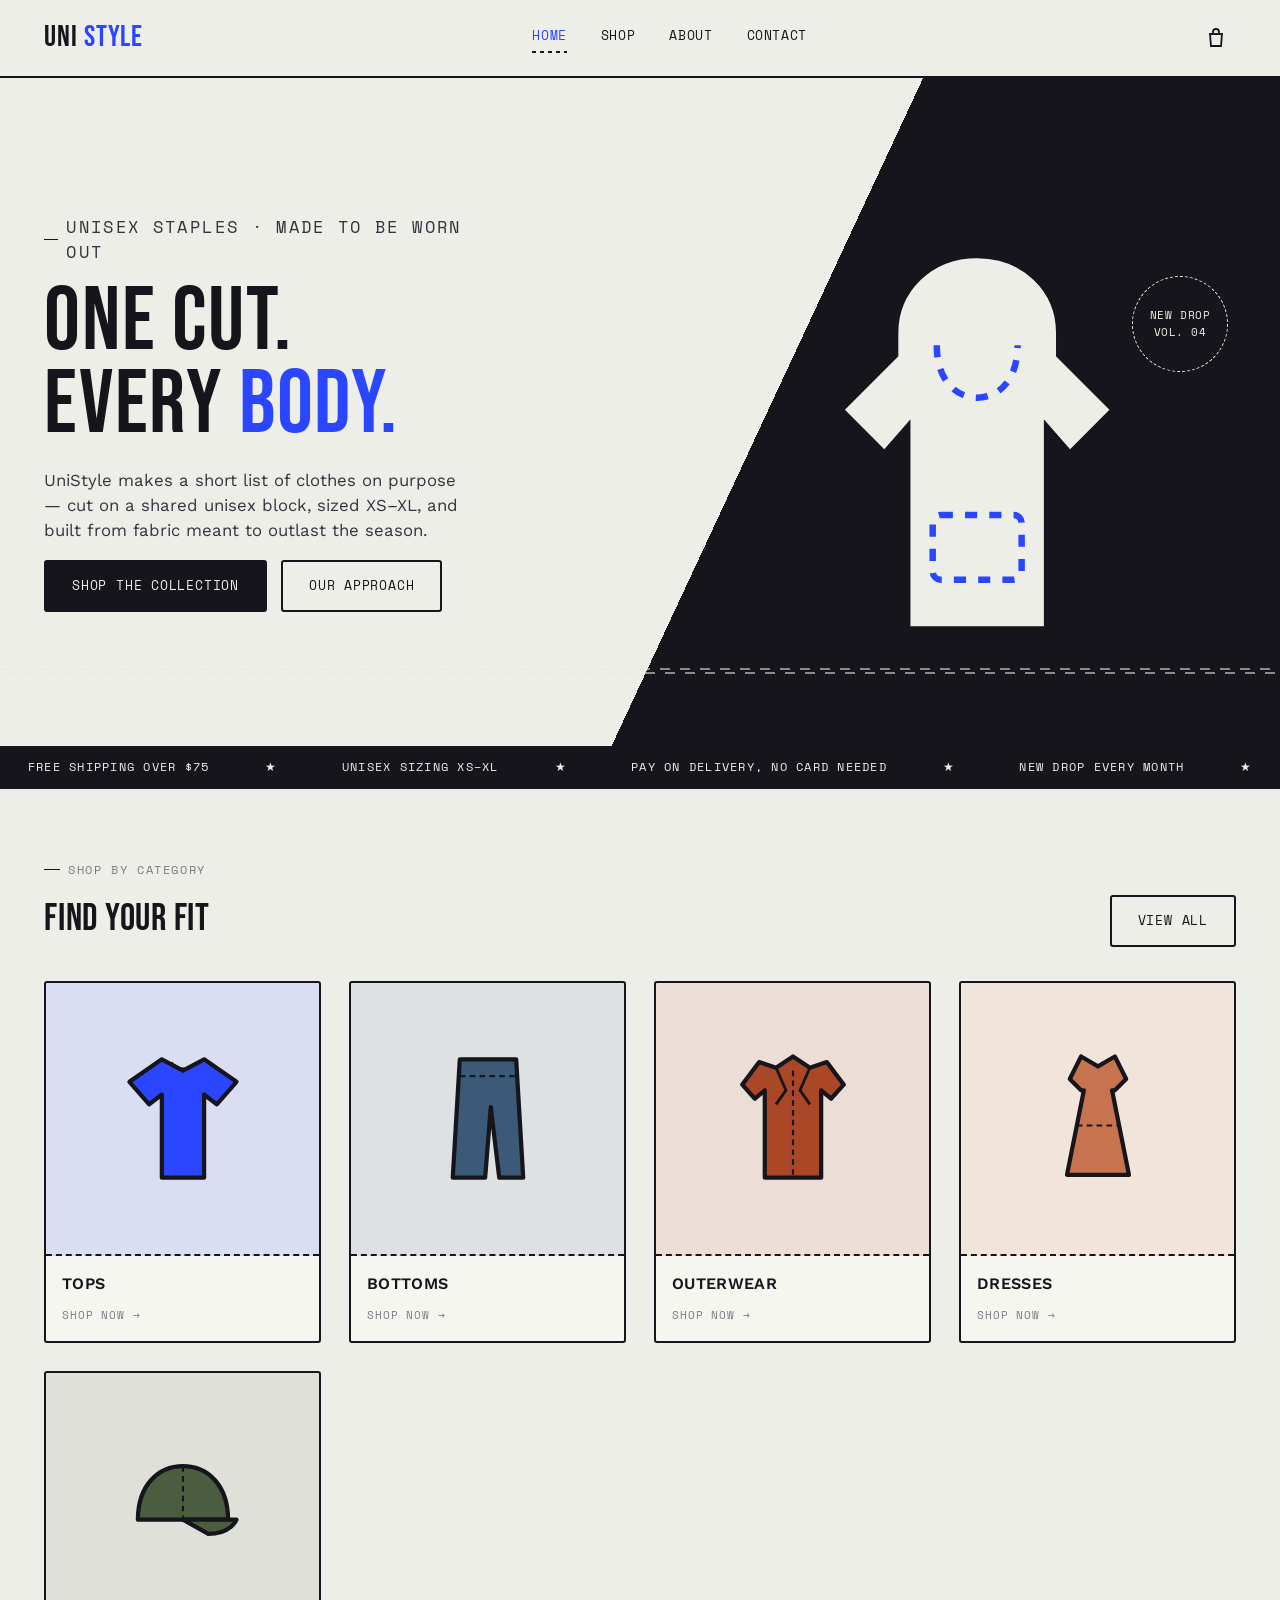
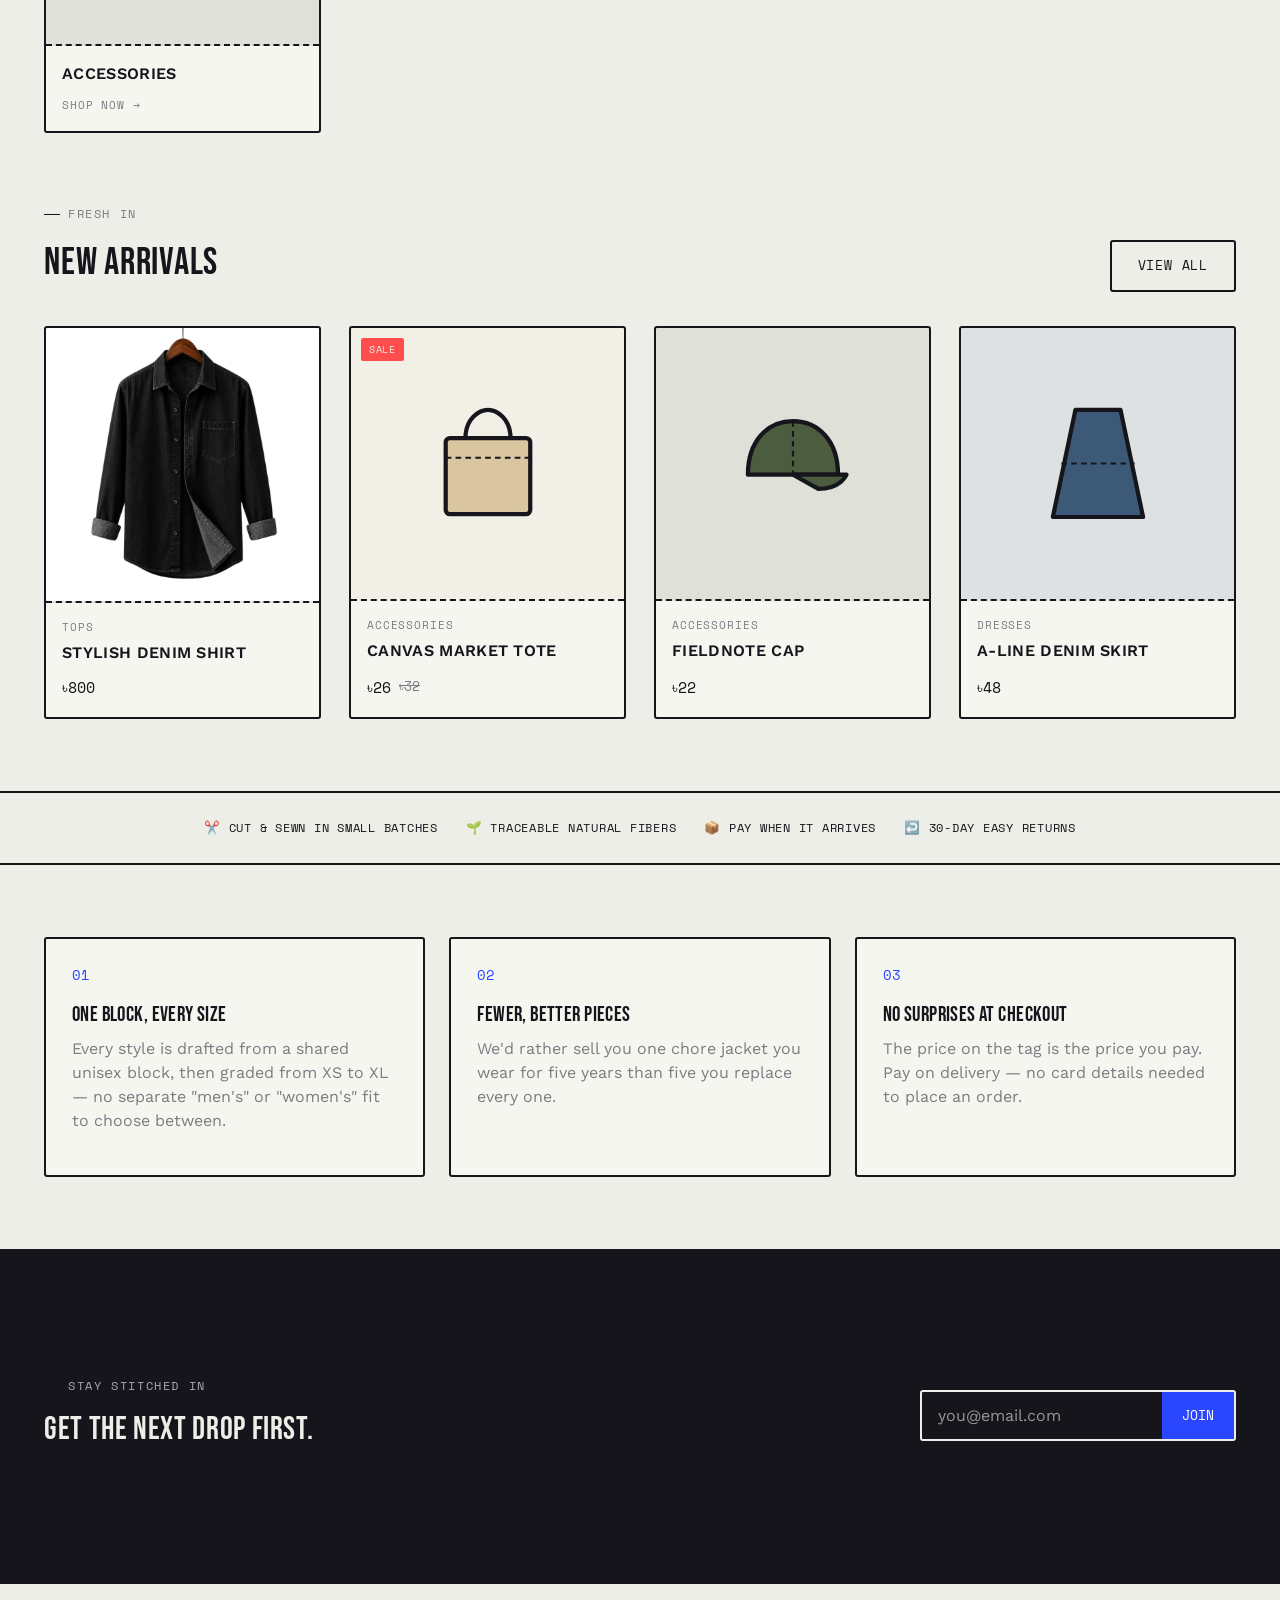
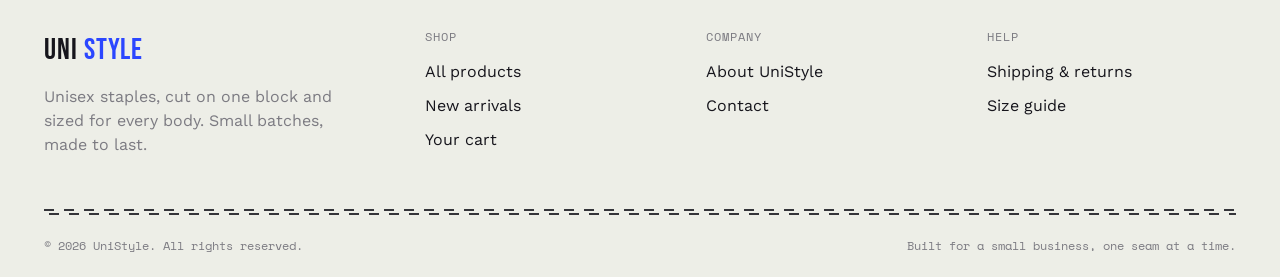
<file: index.html>
<!DOCTYPE html>
<html lang="en">
<head>
<meta charset="UTF-8">
<meta name="viewport" content="width=device-width, initial-scale=1.0">
<title>UniStyle — One Cut. Every Body.</title>
<meta name="description" content="UniStyle is a unisex clothing label built on a handful of well-made staples, sized and cut for every body.">
<link rel="preconnect" href="https://fonts.googleapis.com">
<link href="https://fonts.googleapis.com/css2?family=Bebas+Neue&family=Work+Sans:wght@400;500;600;700&family=Space+Mono:wght@400;700&display=swap" rel="stylesheet">
<link rel="stylesheet" href="css/style.css">
</head>
<body>

<header class="site-header">
  <div class="wrap">
    <a href="index.html" class="logo">UNI<span>STYLE</span></a>
    <nav class="nav-links" id="navLinks">
      <a href="index.html" data-page="index.html">Home</a>
      <a href="shop.html" data-page="shop.html">Shop</a>
      <a href="about.html" data-page="about.html">About</a>
      <a href="contact.html" data-page="contact.html">Contact</a>
    </nav>
    <div class="header-actions">
      <a href="cart.html" class="icon-btn" aria-label="Cart">
        <svg width="24" height="24" viewBox="0 0 24 24" fill="none" stroke="#16151c" stroke-width="1.8"><path d="M6 8h12l-1 12H7L6 8Z"/><path d="M9 8V6a3 3 0 0 1 6 0v2"/></svg>
        <span class="cart-count" data-cart-count>0</span>
      </a>
      <button class="menu-toggle" aria-label="Menu" aria-expanded="false" onclick="document.getElementById('navLinks').classList.toggle('open')">
        <span></span><span></span><span></span>
      </button>
    </div>
  </div>
</header>

<section class="hero">
  <div class="wrap">
    <div class="hero-copy">
      <p class="eyebrow">Unisex staples · Made to be worn out</p>
      <h1>One cut.<br>Every <em>body.</em></h1>
      <p>UniStyle makes a short list of clothes on purpose — cut on a shared unisex block, sized XS–XL, and built from fabric meant to outlast the season.</p>
      <div class="hero-cta">
        <a href="shop.html" class="btn">Shop the collection</a>
        <a href="about.html" class="btn btn--ghost">Our approach</a>
      </div>
    </div>
    <div class="hero-visual">
      <div class="hero-tag">New drop<br>Vol. 04</div>
      <svg viewBox="0 0 100 100" xmlns="http://www.w3.org/2000/svg">
        <path d="M50 5 C39 5 31 13 31 23 L31 29 L18 42 L27 51 L34 43 L34 95 L66 95 L66 43 L73 51 L82 42 L69 29 L69 23 C69 13 61 5 50 5 Z" fill="#edeee7" stroke="#edeee7" stroke-width="1"/>
        <path d="M40 26 C40 35 45 39 50 39 C55 39 60 35 60 26" fill="none" stroke="#2b46ff" stroke-width="1.6" stroke-dasharray="3 3"/>
        <rect x="39" y="68" width="22" height="16" rx="2" fill="none" stroke="#2b46ff" stroke-width="1.6" stroke-dasharray="3 3"/>
      </svg>
    </div>
  </div>
  <div class="stitch stitch--light"></div>
</section>

<div class="marquee">
  <div>
    <span>FREE SHIPPING OVER $75</span><span>★</span>
    <span>UNISEX SIZING XS–XL</span><span>★</span>
    <span>PAY ON DELIVERY, NO CARD NEEDED</span><span>★</span>
    <span>NEW DROP EVERY MONTH</span><span>★</span>
    <span>FREE SHIPPING OVER $75</span><span>★</span>
    <span>UNISEX SIZING XS–XL</span><span>★</span>
    <span>PAY ON DELIVERY, NO CARD NEEDED</span><span>★</span>
    <span>NEW DROP EVERY MONTH</span><span>★</span>
  </div>
</div>

<section>
  <div class="wrap">
    <div class="section-head">
      <div>
        <p class="eyebrow">Shop by category</p>
        <h2>Find your fit</h2>
      </div>
      <a href="shop.html" class="btn btn--ghost">View all</a>
    </div>
    <div class="grid" id="categoryGrid"></div>
  </div>
</section>

<section style="padding-top:0;">
  <div class="wrap">
    <div class="section-head">
      <div>
        <p class="eyebrow">Fresh in</p>
        <h2>New arrivals</h2>
      </div>
      <a href="shop.html" class="btn btn--ghost">View all</a>
    </div>
    <div class="grid" id="newArrivals"></div>
  </div>
</section>

<div class="badge-strip">
  <div>✂️ Cut &amp; sewn in small batches</div>
  <div>🌱 Traceable natural fibers</div>
  <div>📦 Pay when it arrives</div>
  <div>↩️ 30-day easy returns</div>
</div>

<section>
  <div class="wrap value-grid">
    <div class="value-card">
      <p class="num">01</p>
      <h3 style="font-size:1.3rem;">One block, every size</h3>
      <p class="muted">Every style is drafted from a shared unisex block, then graded from XS to XL — no separate "men's" or "women's" fit to choose between.</p>
    </div>
    <div class="value-card">
      <p class="num">02</p>
      <h3 style="font-size:1.3rem;">Fewer, better pieces</h3>
      <p class="muted">We'd rather sell you one chore jacket you wear for five years than five you replace every one.</p>
    </div>
    <div class="value-card">
      <p class="num">03</p>
      <h3 style="font-size:1.3rem;">No surprises at checkout</h3>
      <p class="muted">The price on the tag is the price you pay. Pay on delivery — no card details needed to place an order.</p>
    </div>
  </div>
</section>

<section class="newsletter">
  <div class="wrap">
    <div>
      <p class="eyebrow" style="color:#a9a9b0;">Stay stitched in</p>
      <h2>Get the next drop first.</h2>
    </div>
    <form data-newsletter>
      <input type="email" required placeholder="you@email.com" aria-label="Email address">
      <button type="submit">Join</button>
    </form>
  </div>
</section>

<footer class="site-footer">
  <div class="wrap">
    <div class="footer-grid">
      <div>
        <a href="index.html" class="logo">UNI<span>STYLE</span></a>
        <p class="muted" style="margin-top:12px;max-width:32ch;">Unisex staples, cut on one block and sized for every body. Small batches, made to last.</p>
      </div>
      <div>
        <h4>Shop</h4>
        <ul>
          <li><a href="shop.html">All products</a></li>
          <li><a href="shop.html">New arrivals</a></li>
          <li><a href="cart.html">Your cart</a></li>
        </ul>
      </div>
      <div>
        <h4>Company</h4>
        <ul>
          <li><a href="about.html">About UniStyle</a></li>
          <li><a href="contact.html">Contact</a></li>
        </ul>
      </div>
      <div>
        <h4>Help</h4>
        <ul>
          <li><a href="contact.html">Shipping &amp; returns</a></li>
          <li><a href="contact.html">Size guide</a></li>
        </ul>
      </div>
    </div>
    <div class="stitch"></div>
    <div class="footer-bottom">
      <span>© <span data-year></span> UniStyle. All rights reserved.</span>
      <span>Built for a small business, one seam at a time.</span>
    </div>
  </div>
</footer>

<script src="js/products.js"></script>
<script src="js/cart.js"></script>
<script src="js/main.js"></script>
<script>
  function productCard(p){
    const onSale = p.oldPrice ? `<span class="tag-badge tag-badge--sale">Sale</span>` : "";
    const priceHtml = p.oldPrice
      ? `${formatPrice(p.price)} <span class="old">${formatPrice(p.oldPrice)}</span>`
      : formatPrice(p.price);
    return `
      <div class="card">
        <a href="product.html?id=${p.id}" class="card-media" style="background:${p.swatch}22;">
          ${onSale}
          ${ getGarmentSVG(p.icon, p.swatch, p.image)}
        </a>
        <div class="card-body">
          <span class="card-cat">${p.category}</span>
          <a href="product.html?id=${p.id}"><h3 class="card-name">${p.name}</h3></a>
          <div class="card-price">${priceHtml}</div>
        </div>
      </div>`;
  }

  // category tiles: one representative product per category
  const catEl = document.getElementById("categoryGrid");
  const cats = getCategories();
  catEl.innerHTML = cats.map(c => {
    const rep = PRODUCTS.find(p => p.category === c);
    return `
      <a href="shop.html?category=${encodeURIComponent(c)}" class="card" style="text-decoration:none;">
        <div class="card-media" style="background:${rep.swatch}22;">${getGarmentSVG(rep.icon, rep.swatch)}</div>
        <div class="card-body"><h3 class="card-name">${c}</h3><span class="card-cat">Shop now →</span></div>
      </a>`;
  }).join("");

  document.getElementById("newArrivals").innerHTML =
    PRODUCTS.slice(-4).reverse().map(productCard).join("");
</script>
</body>
</html>
</file>
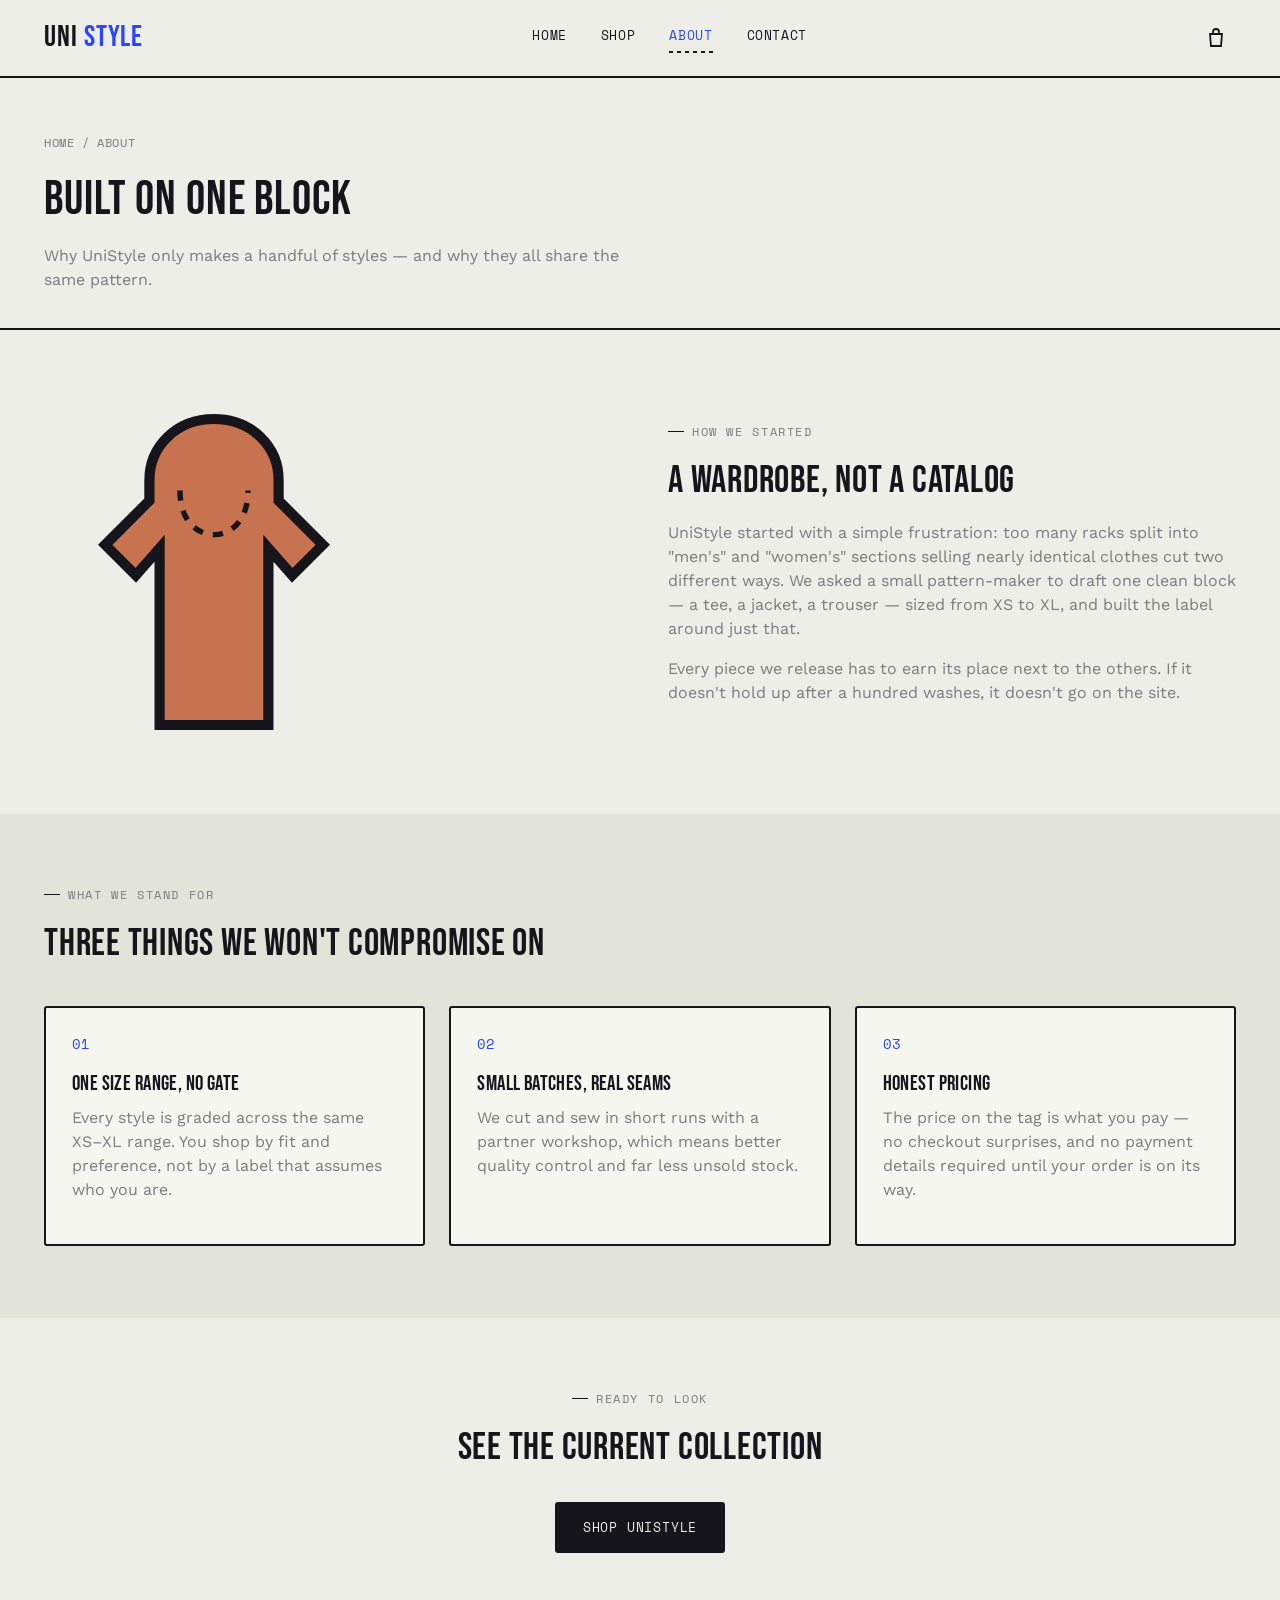
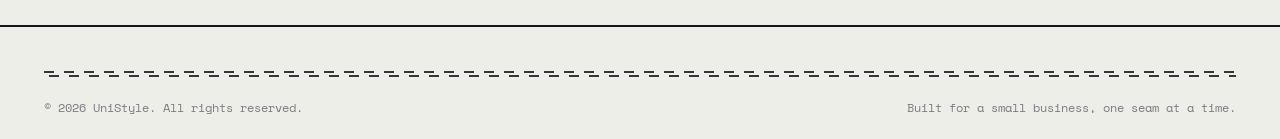
<file: about.html>
<!DOCTYPE html>
<html lang="en">
<head>
<meta charset="UTF-8">
<meta name="viewport" content="width=device-width, initial-scale=1.0">
<title>About — UniStyle</title>
<link rel="preconnect" href="https://fonts.googleapis.com">
<link href="https://fonts.googleapis.com/css2?family=Bebas+Neue&family=Work+Sans:wght@400;500;600;700&family=Space+Mono:wght@400;700&display=swap" rel="stylesheet">
<link rel="stylesheet" href="css/style.css">
</head>
<body>

<header class="site-header">
  <div class="wrap">
    <a href="index.html" class="logo">UNI<span>STYLE</span></a>
    <nav class="nav-links" id="navLinks">
      <a href="index.html" data-page="index.html">Home</a>
      <a href="shop.html" data-page="shop.html">Shop</a>
      <a href="about.html" data-page="about.html">About</a>
      <a href="contact.html" data-page="contact.html">Contact</a>
    </nav>
    <div class="header-actions">
      <a href="cart.html" class="icon-btn" aria-label="Cart">
        <svg width="24" height="24" viewBox="0 0 24 24" fill="none" stroke="#16151c" stroke-width="1.8"><path d="M6 8h12l-1 12H7L6 8Z"/><path d="M9 8V6a3 3 0 0 1 6 0v2"/></svg>
        <span class="cart-count" data-cart-count>0</span>
      </a>
      <button class="menu-toggle" aria-label="Menu" aria-expanded="false" onclick="document.getElementById('navLinks').classList.toggle('open')">
        <span></span><span></span><span></span>
      </button>
    </div>
  </div>
</header>

<div class="page-head">
  <div class="wrap">
    <p class="breadcrumb"><a href="index.html">Home</a> / About</p>
    <h1>Built on one block</h1>
    <p class="muted" style="max-width:60ch;">Why UniStyle only makes a handful of styles — and why they all share the same pattern.</p>
  </div>
</div>

<section>
  <div class="wrap split">
    <div>
      <svg viewBox="0 0 100 100" xmlns="http://www.w3.org/2000/svg" style="width:100%;max-width:340px;">
        <path d="M50 5 C39 5 31 13 31 23 L31 29 L18 42 L27 51 L34 43 L34 95 L66 95 L66 43 L73 51 L82 42 L69 29 L69 23 C69 13 61 5 50 5 Z" fill="#c8734f" stroke="#16151c" stroke-width="3"/>
        <path d="M40 26 C40 35 45 39 50 39 C55 39 60 35 60 26" fill="none" stroke="#16151c" stroke-width="1.6" stroke-dasharray="3 3"/>
      </svg>
    </div>
    <div>
      <p class="eyebrow">How we started</p>
      <h2 style="font-size:2.4rem;">A wardrobe, not a catalog</h2>
      <p class="muted">UniStyle started with a simple frustration: too many racks split into "men's" and "women's" sections selling nearly identical clothes cut two different ways. We asked a small pattern-maker to draft one clean block — a tee, a jacket, a trouser — sized from XS to XL, and built the label around just that.</p>
      <p class="muted">Every piece we release has to earn its place next to the others. If it doesn't hold up after a hundred washes, it doesn't go on the site.</p>
    </div>
  </div>
</section>

<section style="background:var(--paper-dim);">
  <div class="wrap">
    <div class="section-head">
      <div><p class="eyebrow">What we stand for</p><h2>Three things we won't compromise on</h2></div>
    </div>
    <div class="value-grid">
      <div class="value-card">
        <p class="num">01</p>
        <h3 style="font-size:1.3rem;">One size range, no gate</h3>
        <p class="muted">Every style is graded across the same XS–XL range. You shop by fit and preference, not by a label that assumes who you are.</p>
      </div>
      <div class="value-card">
        <p class="num">02</p>
        <h3 style="font-size:1.3rem;">Small batches, real seams</h3>
        <p class="muted">We cut and sew in short runs with a partner workshop, which means better quality control and far less unsold stock.</p>
      </div>
      <div class="value-card">
        <p class="num">03</p>
        <h3 style="font-size:1.3rem;">Honest pricing</h3>
        <p class="muted">The price on the tag is what you pay — no checkout surprises, and no payment details required until your order is on its way.</p>
      </div>
    </div>
  </div>
</section>

<section class="center">
  <div class="wrap">
    <p class="eyebrow" style="justify-content:center;">Ready to look</p>
    <h2 style="font-size:2.4rem;">See the current collection</h2>
    <a href="shop.html" class="btn" style="margin-top:14px;">Shop UniStyle</a>
  </div>
</section>

<footer class="site-footer">
  <div class="wrap">
    <div class="stitch"></div>
    <div class="footer-bottom">
      <span>© <span data-year></span> UniStyle. All rights reserved.</span>
      <span>Built for a small business, one seam at a time.</span>
    </div>
  </div>
</footer>

<script src="js/products.js"></script>
<script src="js/cart.js"></script>
<script src="js/main.js"></script>
</body>
</html>
</file>
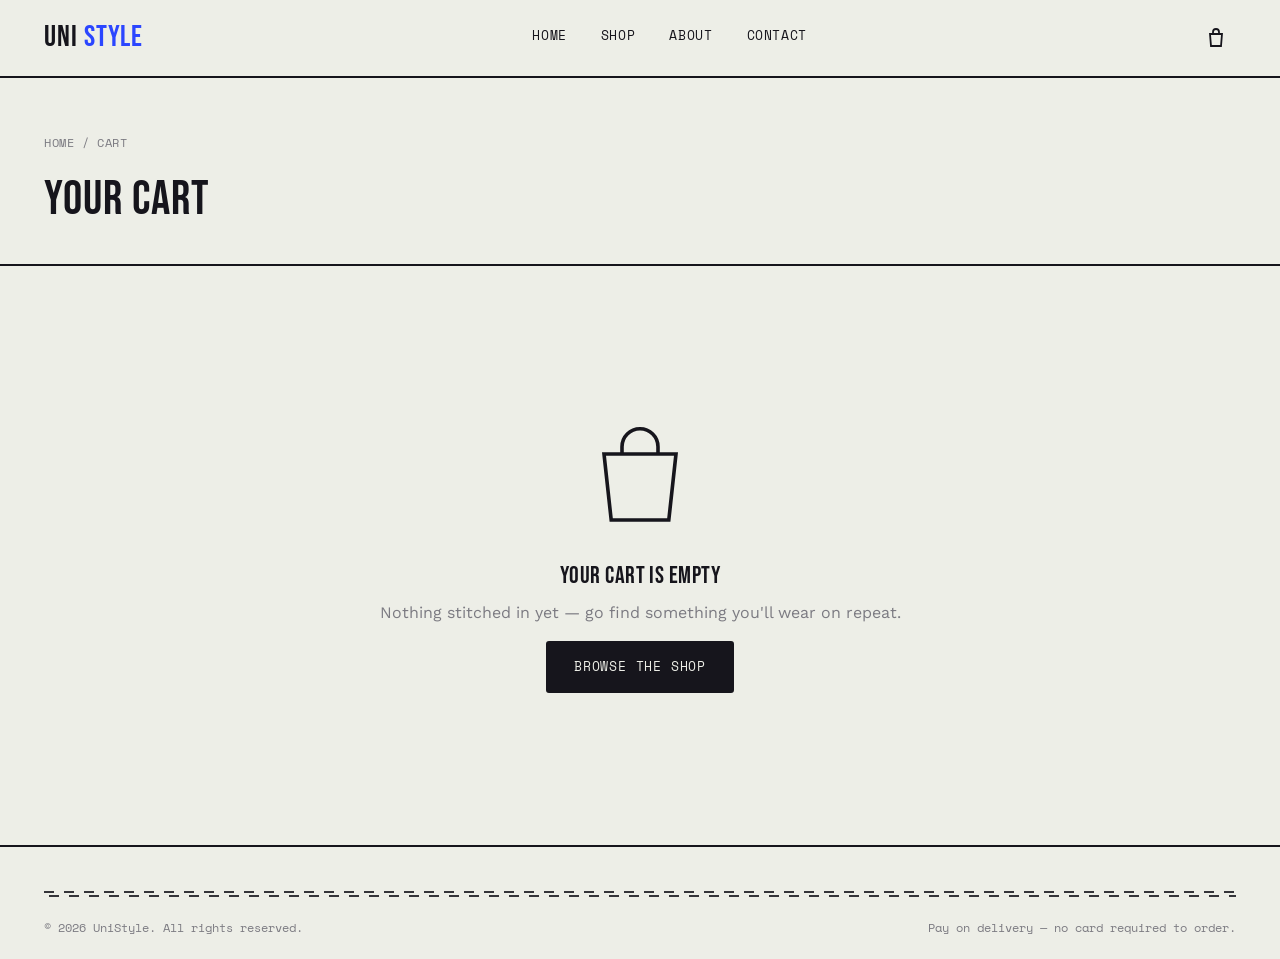
<file: cart.html>
<!DOCTYPE html>
<html lang="en">
<head>
<meta charset="UTF-8">
<meta name="viewport" content="width=device-width, initial-scale=1.0">
<title>Your Cart — UniStyle</title>
<link rel="preconnect" href="https://fonts.googleapis.com">
<link href="https://fonts.googleapis.com/css2?family=Bebas+Neue&family=Work+Sans:wght@400;500;600;700&family=Space+Mono:wght@400;700&display=swap" rel="stylesheet">
<link rel="stylesheet" href="css/style.css">
</head>
<body>

<header class="site-header">
  <div class="wrap">
    <a href="index.html" class="logo">UNI<span>STYLE</span></a>
    <nav class="nav-links" id="navLinks">
      <a href="index.html" data-page="index.html">Home</a>
      <a href="shop.html" data-page="shop.html">Shop</a>
      <a href="about.html" data-page="about.html">About</a>
      <a href="contact.html" data-page="contact.html">Contact</a>
    </nav>
    <div class="header-actions">
      <a href="cart.html" class="icon-btn" aria-label="Cart">
        <svg width="24" height="24" viewBox="0 0 24 24" fill="none" stroke="#16151c" stroke-width="1.8"><path d="M6 8h12l-1 12H7L6 8Z"/><path d="M9 8V6a3 3 0 0 1 6 0v2"/></svg>
        <span class="cart-count" data-cart-count>0</span>
      </a>
      <button class="menu-toggle" aria-label="Menu" aria-expanded="false" onclick="document.getElementById('navLinks').classList.toggle('open')">
        <span></span><span></span><span></span>
      </button>
    </div>
  </div>
</header>

<div class="page-head">
  <div class="wrap">
    <p class="breadcrumb"><a href="index.html">Home</a> / Cart</p>
    <h1>Your cart</h1>
  </div>
</div>

<section>
  <div class="wrap" id="cartWrap"></div>
</section>

<footer class="site-footer">
  <div class="wrap">
    <div class="stitch"></div>
    <div class="footer-bottom">
      <span>© <span data-year></span> UniStyle. All rights reserved.</span>
      <span>Pay on delivery — no card required to order.</span>
    </div>
  </div>
</footer>

<script src="js/products.js"></script>
<script src="js/cart.js"></script>
<script src="js/main.js"></script>
<script>
  function render(){
    const lines = getCartLines();
    const wrap = document.getElementById("cartWrap");

    if(!lines.length){
      wrap.innerHTML = `
        <div class="empty-state">
          <svg viewBox="0 0 100 100" xmlns="http://www.w3.org/2000/svg"><path d="M20 30h60l-6 55H26L20 30Z" fill="none" stroke="#16151c" stroke-width="3"/><path d="M35 30v-6a15 15 0 0 1 30 0v6" fill="none" stroke="#16151c" stroke-width="3"/></svg>
          <h2>Your cart is empty</h2>
          <p class="muted">Nothing stitched in yet — go find something you'll wear on repeat.</p>
          <a href="shop.html" class="btn">Browse the shop</a>
        </div>`;
      return;
    }

    const totals = getCartTotals();

    wrap.innerHTML = `
      <div class="cart-layout">
        <div>
          <div id="cartItems"></div>
          <a href="shop.html" class="btn btn--ghost" style="margin-top:24px;">← Continue shopping</a>
        </div>
        <div class="summary-box">
          <h3 style="font-size:1.4rem;">Order summary</h3>
          <div class="summary-row"><span>Subtotal</span><span>${formatPrice(totals.subtotal)}</span></div>
          <div class="summary-row"><span>Shipping</span><span>${formatPrice(totals.shipping)}</span></div>
          <div class="summary-row total"><span>Total</span><span>${formatPrice(totals.total)}</span></div>
          <a href="checkout.html" class="btn btn--block" style="margin-top:18px;">Checkout</a>
          <p class="muted" style="font-size:.8rem;margin-top:14px;">Pay on delivery — no payment details needed to place your order.</p>
        </div>
      </div>`;

    document.getElementById("cartItems").innerHTML = lines.map(line => `
      <div class="cart-item">
        <div class="cart-item-media" style="background:${line.product.swatch}22;">${getGarmentSVG(line.product.icon, line.product.swatch, line.product.image)}</div>
        <div>
          <a href="product.html?id=${line.product.id}" class="cart-item-name">${line.product.name}</a>
          <div class="cart-item-meta">Size ${line.size} · ${formatPrice(line.product.price)} each</div>
          <button class="remove-link" data-remove="${line.index}">Remove</button>
        </div>
        <div class="qty-row">
          <button type="button" data-qty-minus="${line.index}" aria-label="Decrease quantity">−</button>
          <input type="text" value="${line.qty}" readonly aria-label="Quantity">
          <button type="button" data-qty-plus="${line.index}" aria-label="Increase quantity">+</button>
        </div>
        <div class="cart-item-price">${formatPrice(line.product.price * line.qty)}</div>
      </div>`).join("");

    document.querySelectorAll("[data-remove]").forEach(btn => {
      btn.addEventListener("click", () => { removeFromCart(Number(btn.dataset.remove)); render(); });
    });
    document.querySelectorAll("[data-qty-minus]").forEach(btn => {
      btn.addEventListener("click", () => {
        const i = Number(btn.dataset.qtyMinus);
        const cart = getCart();
        if(cart[i].qty <= 1){ removeFromCart(i); } else { updateCartQty(i, cart[i].qty - 1); }
        render();
      });
    });
    document.querySelectorAll("[data-qty-plus]").forEach(btn => {
      btn.addEventListener("click", () => {
        const i = Number(btn.dataset.qtyPlus);
        const cart = getCart();
        updateCartQty(i, cart[i].qty + 1);
        render();
      });
    });
  }

  render();
</script>
</body>
</html>
</file>
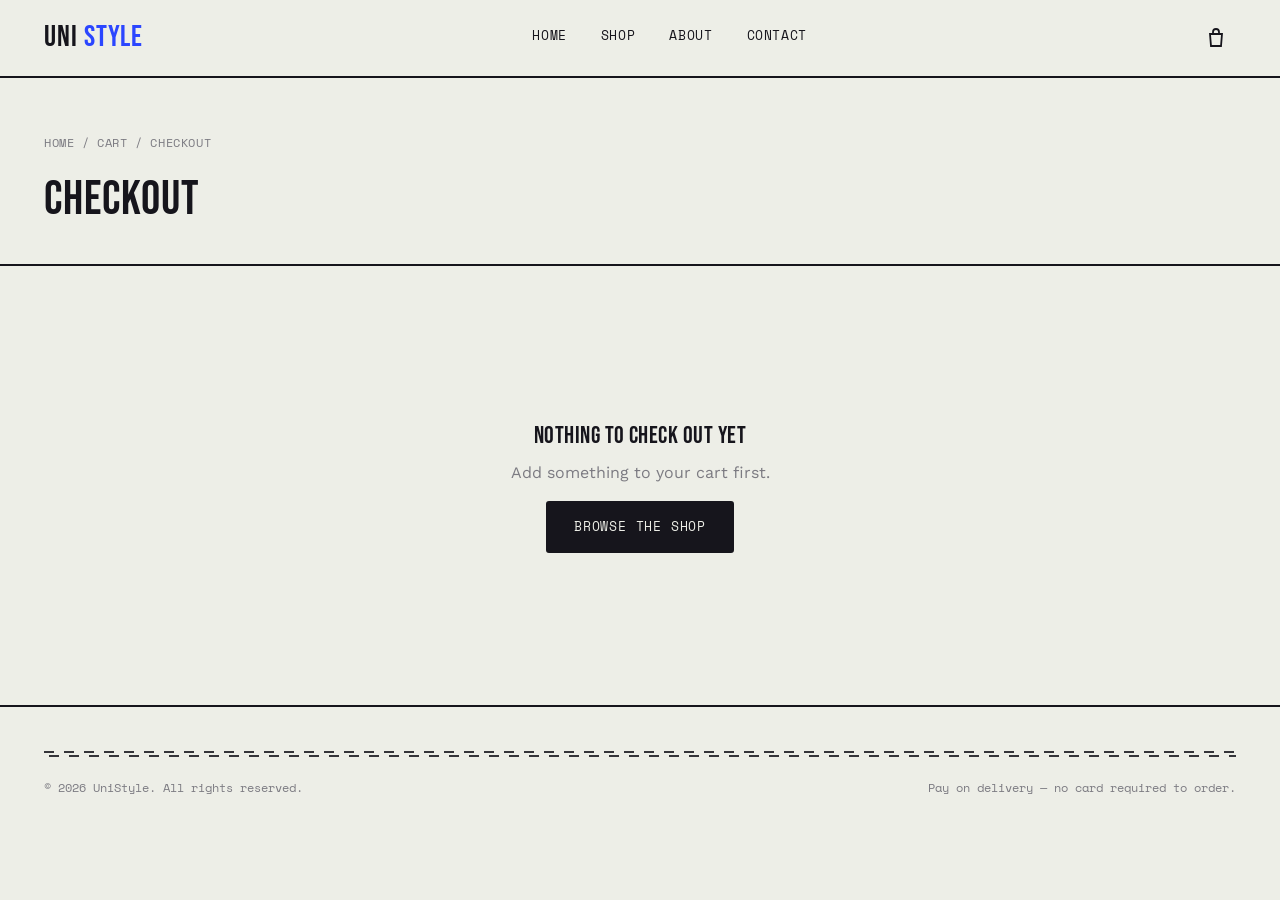
<file: checkout.html>
<!DOCTYPE html>
<html lang="en">
<head>
<meta charset="UTF-8">
<meta name="viewport" content="width=device-width, initial-scale=1.0">
<title>Checkout — UniStyle</title>
<link rel="preconnect" href="https://fonts.googleapis.com">
<link href="https://fonts.googleapis.com/css2?family=Bebas+Neue&family=Work+Sans:wght@400;500;600;700&family=Space+Mono:wght@400;700&display=swap" rel="stylesheet">
<link rel="stylesheet" href="css/style.css">
</head>
<body>

<header class="site-header">
  <div class="wrap">
    <a href="index.html" class="logo">UNI<span>STYLE</span></a>
    <nav class="nav-links" id="navLinks">
      <a href="index.html" data-page="index.html">Home</a>
      <a href="shop.html" data-page="shop.html">Shop</a>
      <a href="about.html" data-page="about.html">About</a>
      <a href="contact.html" data-page="contact.html">Contact</a>
    </nav>
    <div class="header-actions">
      <a href="cart.html" class="icon-btn" aria-label="Cart">
        <svg width="24" height="24" viewBox="0 0 24 24" fill="none" stroke="#16151c" stroke-width="1.8"><path d="M6 8h12l-1 12H7L6 8Z"/><path d="M9 8V6a3 3 0 0 1 6 0v2"/></svg>
        <span class="cart-count" data-cart-count>0</span>
      </a>
      <button class="menu-toggle" aria-label="Menu" aria-expanded="false" onclick="document.getElementById('navLinks').classList.toggle('open')">
        <span></span><span></span><span></span>
      </button>
    </div>
  </div>
</header>

<div class="page-head">
  <div class="wrap">
    <p class="breadcrumb"><a href="index.html">Home</a> / <a href="cart.html">Cart</a> / Checkout</p>
    <h1>Checkout</h1>
  </div>
</div>

<section>
  <div class="wrap" id="checkoutWrap"></div>
</section>

<footer class="site-footer">
  <div class="wrap">
    <div class="stitch"></div>
    <div class="footer-bottom">
      <span>© <span data-year></span> UniStyle. All rights reserved.</span>
      <span>Pay on delivery — no card required to order.</span>
    </div>
  </div>
</footer>

<script src="js/products.js"></script>
<script src="js/cart.js"></script>
<script src="js/main.js"></script>
<script>
  const wrap = document.getElementById("checkoutWrap");

  function renderForm(){
    const lines = getCartLines();
    if(!lines.length){
      wrap.innerHTML = `
        <div class="empty-state">
          <h2>Nothing to check out yet</h2>
          <p class="muted">Add something to your cart first.</p>
          <a href="shop.html" class="btn">Browse the shop</a>
        </div>`;
      return;
    }
    const totals = getCartTotals();

    wrap.innerHTML = `
      <div class="checkout-layout">
        <form id="checkoutForm">
          <h2 style="font-size:1.6rem;">Shipping details</h2>
          <div class="form-grid">
            <div class="field"><label for="fullName">Full name</label><input id="fullName" required autocomplete="name"></div>
            <div class="field"><label for="email">Email</label><input id="email" type="email" required autocomplete="email"></div>
            <div class="field"><label for="phone">Phone</label><input id="phone" type="tel" required autocomplete="tel"></div>
            <div class="field"><label for="zip">ZIP / Postal code</label><input id="zip" required autocomplete="postal-code"></div>
            <div class="field full"><label for="address">Street address</label><input id="address" required autocomplete="street-address"></div>
            <div class="field"><label for="city">City</label><input id="city" required autocomplete="address-level2"></div>
            <div class="field"><label for="country">Country</label><input id="country" required autocomplete="country-name"></div>
            <div class="field full"><label for="notes">Order notes (optional)</label><textarea id="notes" rows="3"></textarea></div>
          </div>

          <h2 style="font-size:1.3rem;margin-top:30px;">Payment</h2>
          <div class="field" style="border:1.5px dashed var(--ink);border-radius:var(--radius);padding:16px;">
            <label style="text-transform:none;font-size:.9rem;color:var(--ink);">
              <input type="checkbox" checked disabled style="width:auto;margin-right:8px;">
              Cash / Pay on delivery — no card details needed today
            </label>
          </div>

          <button type="submit" class="btn btn--block" style="margin-top:24px;">Place order — ${formatPrice(totals.total)}</button>
        </form>

        <div class="summary-box">
          <h3 style="font-size:1.3rem;">Order summary</h3>
          ${lines.map(l => `
            <div class="summary-row"><span>${l.product.name} (${l.size}) × ${l.qty}</span><span>${formatPrice(l.product.price * l.qty)}</span></div>
          `).join("")}
          <div class="summary-row" style="border-top:1.5px dashed var(--ink);padding-top:12px;margin-top:6px;"><span>Subtotal</span><span>${formatPrice(totals.subtotal)}</span></div>
          <div class="summary-row"><span>Shipping</span><span>${formatPrice(totals.shipping)}</span></div>
          <div class="summary-row total"><span>Total</span><span>${formatPrice(totals.total)}</span></div>
        </div>
      </div>`;

    document.getElementById("checkoutForm").addEventListener("submit", e => {
      e.preventDefault();
      const customer = {
        name: document.getElementById("fullName").value,
        email: document.getElementById("email").value,
        phone: document.getElementById("phone").value,
        address: document.getElementById("address").value,
        city: document.getElementById("city").value,
        zip: document.getElementById("zip").value,
        country: document.getElementById("country").value,
        notes: document.getElementById("notes").value
      };
      const order = placeOrder(customer);
      renderConfirmation(order);
    });
  }

  function renderConfirmation(order){
    wrap.innerHTML = `
      <div class="confirm-box">
        <svg viewBox="0 0 100 100" xmlns="http://www.w3.org/2000/svg"><circle cx="50" cy="50" r="42" fill="none" stroke="#1f9d55" stroke-width="4"/><path d="M32 52 L44 64 L70 36" fill="none" stroke="#1f9d55" stroke-width="5" stroke-linecap="round" stroke-linejoin="round"/></svg>
        <h2 style="font-size:2rem;">Order placed, ${order.customer.name.split(" ")[0] || "there"}!</h2>
        <p class="muted">We'll reach out at ${order.customer.email} to confirm delivery. Pay when your order arrives.</p>
        <div class="order-id">${order.id}</div>
        <p class="muted">Total due on delivery: <strong style="color:var(--ink);">${formatPrice(order.totals.total)}</strong></p>
        <div style="margin-top:24px;display:flex;gap:14px;justify-content:center;flex-wrap:wrap;">
          <a href="shop.html" class="btn">Keep shopping</a>
          <a href="index.html" class="btn btn--ghost">Back to home</a>
        </div>
      </div>`;
  }

  renderForm();
</script>
</body>
</html>
</file>
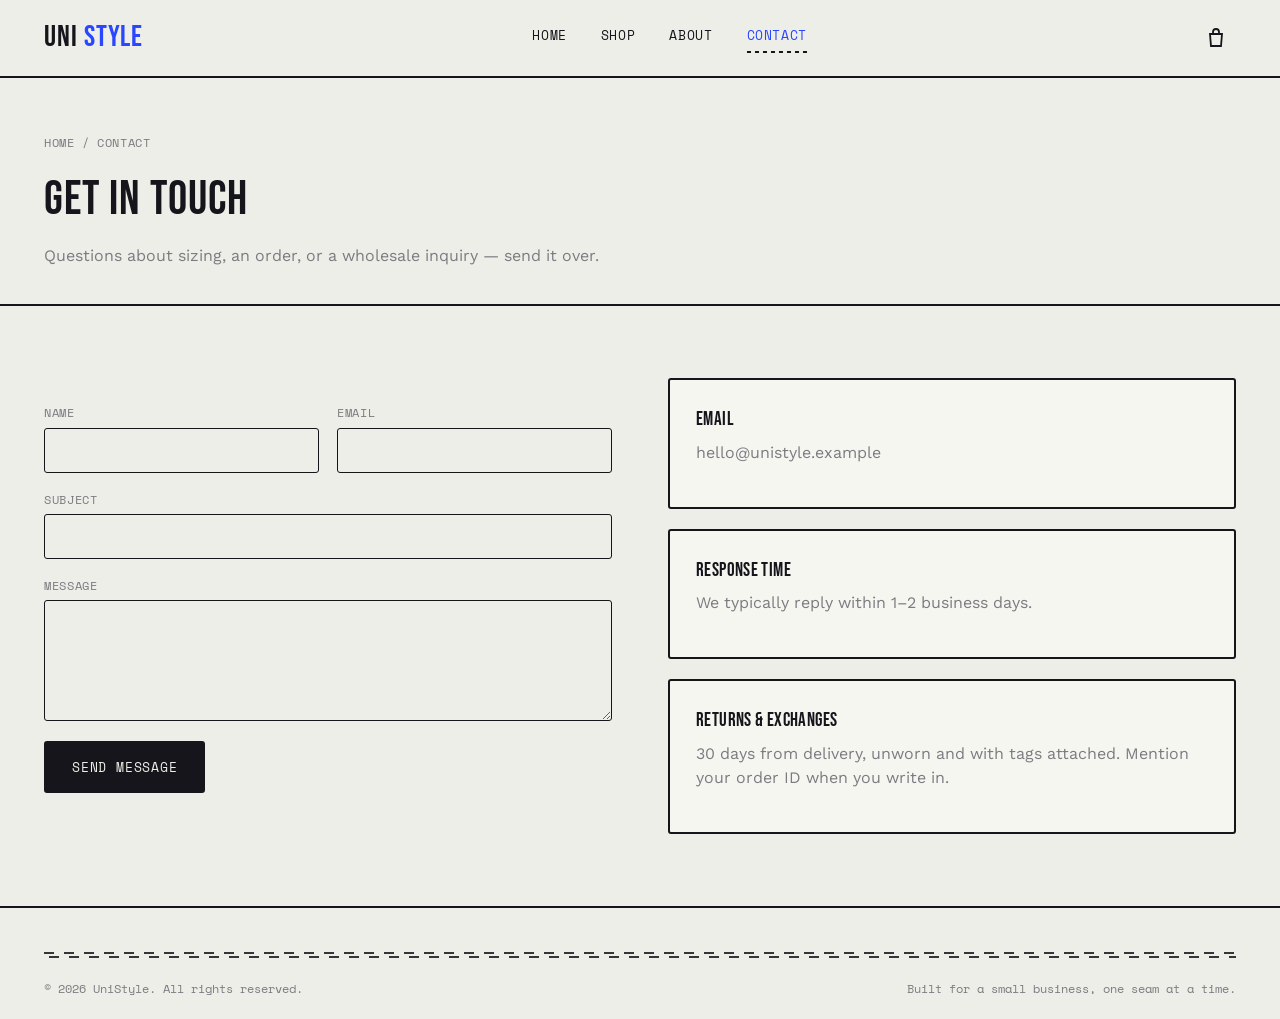
<file: contact.html>
<!DOCTYPE html>
<html lang="en">
<head>
<meta charset="UTF-8">
<meta name="viewport" content="width=device-width, initial-scale=1.0">
<title>Contact — UniStyle</title>
<link rel="preconnect" href="https://fonts.googleapis.com">
<link href="https://fonts.googleapis.com/css2?family=Bebas+Neue&family=Work+Sans:wght@400;500;600;700&family=Space+Mono:wght@400;700&display=swap" rel="stylesheet">
<link rel="stylesheet" href="css/style.css">
</head>
<body>

<header class="site-header">
  <div class="wrap">
    <a href="index.html" class="logo">UNI<span>STYLE</span></a>
    <nav class="nav-links" id="navLinks">
      <a href="index.html" data-page="index.html">Home</a>
      <a href="shop.html" data-page="shop.html">Shop</a>
      <a href="about.html" data-page="about.html">About</a>
      <a href="contact.html" data-page="contact.html">Contact</a>
    </nav>
    <div class="header-actions">
      <a href="cart.html" class="icon-btn" aria-label="Cart">
        <svg width="24" height="24" viewBox="0 0 24 24" fill="none" stroke="#16151c" stroke-width="1.8"><path d="M6 8h12l-1 12H7L6 8Z"/><path d="M9 8V6a3 3 0 0 1 6 0v2"/></svg>
        <span class="cart-count" data-cart-count>0</span>
      </a>
      <button class="menu-toggle" aria-label="Menu" aria-expanded="false" onclick="document.getElementById('navLinks').classList.toggle('open')">
        <span></span><span></span><span></span>
      </button>
    </div>
  </div>
</header>

<div class="page-head">
  <div class="wrap">
    <p class="breadcrumb"><a href="index.html">Home</a> / Contact</p>
    <h1>Get in touch</h1>
    <p class="muted">Questions about sizing, an order, or a wholesale inquiry — send it over.</p>
  </div>
</div>

<section>
  <div class="wrap split">
    <form id="contactForm">
      <div class="form-grid">
        <div class="field"><label for="cName">Name</label><input id="cName" required></div>
        <div class="field"><label for="cEmail">Email</label><input id="cEmail" type="email" required></div>
        <div class="field full"><label for="cSubject">Subject</label><input id="cSubject" required></div>
        <div class="field full"><label for="cMessage">Message</label><textarea id="cMessage" rows="5" required></textarea></div>
      </div>
      <button type="submit" class="btn" style="margin-top:20px;">Send message</button>
      <p class="muted" id="formNote" style="font-size:.8rem;margin-top:14px;"></p>
    </form>

    <div>
      <div class="value-card" style="margin-bottom:20px;">
        <h3 style="font-size:1.2rem;">Email</h3>
        <p class="muted mt-0">hello@unistyle.example</p>
      </div>
      <div class="value-card" style="margin-bottom:20px;">
        <h3 style="font-size:1.2rem;">Response time</h3>
        <p class="muted mt-0">We typically reply within 1–2 business days.</p>
      </div>
      <div class="value-card">
        <h3 style="font-size:1.2rem;">Returns &amp; exchanges</h3>
        <p class="muted mt-0">30 days from delivery, unworn and with tags attached. Mention your order ID when you write in.</p>
      </div>
    </div>
  </div>
</section>

<footer class="site-footer">
  <div class="wrap">
    <div class="stitch"></div>
    <div class="footer-bottom">
      <span>© <span data-year></span> UniStyle. All rights reserved.</span>
      <span>Built for a small business, one seam at a time.</span>
    </div>
  </div>
</footer>

<script src="js/products.js"></script>
<script src="js/cart.js"></script>
<script src="js/main.js"></script>
<script>
  document.getElementById("contactForm").addEventListener("submit", e => {
    e.preventDefault();
    document.getElementById("formNote").textContent =
      "This form is a front-end demo and isn't wired to send email yet — see the README for how to connect it (e.g. Formspree) in a few minutes.";
    showToast("Message captured locally — connect a form service to send it for real.");
    e.target.reset();
  });
</script>
</body>
</html>
</file>
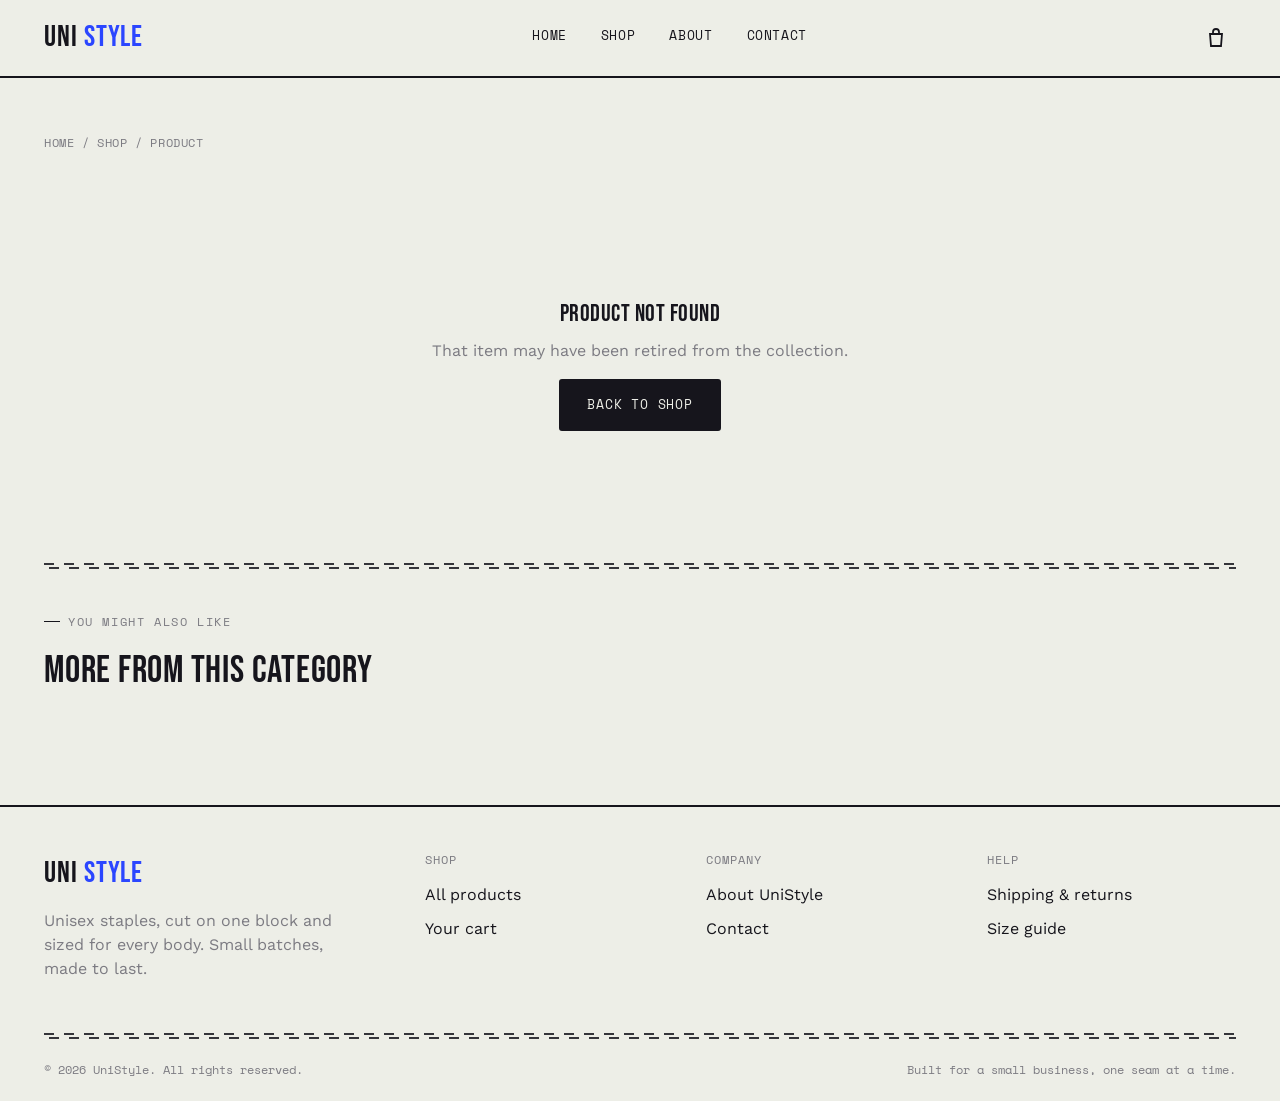
<file: product.html>
<!DOCTYPE html>
<html lang="en">
<head>
<meta charset="UTF-8">
<meta name="viewport" content="width=device-width, initial-scale=1.0">
<title>Product — UniStyle</title>
<link rel="preconnect" href="https://fonts.googleapis.com">
<link href="https://fonts.googleapis.com/css2?family=Bebas+Neue&family=Work+Sans:wght@400;500;600;700&family=Space+Mono:wght@400;700&display=swap" rel="stylesheet">
<link rel="stylesheet" href="css/style.css">
</head>
<body>

<header class="site-header">
  <div class="wrap">
    <a href="index.html" class="logo">UNI<span>STYLE</span></a>
    <nav class="nav-links" id="navLinks">
      <a href="index.html" data-page="index.html">Home</a>
      <a href="shop.html" data-page="shop.html">Shop</a>
      <a href="about.html" data-page="about.html">About</a>
      <a href="contact.html" data-page="contact.html">Contact</a>
    </nav>
    <div class="header-actions">
      <a href="cart.html" class="icon-btn" aria-label="Cart">
        <svg width="24" height="24" viewBox="0 0 24 24" fill="none" stroke="#16151c" stroke-width="1.8"><path d="M6 8h12l-1 12H7L6 8Z"/><path d="M9 8V6a3 3 0 0 1 6 0v2"/></svg>
        <span class="cart-count" data-cart-count>0</span>
      </a>
      <button class="menu-toggle" aria-label="Menu" aria-expanded="false" onclick="document.getElementById('navLinks').classList.toggle('open')">
        <span></span><span></span><span></span>
      </button>
    </div>
  </div>
</header>

<div class="page-head" style="padding-bottom:0;border-bottom:none;">
  <div class="wrap">
    <p class="breadcrumb"><a href="index.html">Home</a> / <a href="shop.html">Shop</a> / <span id="crumbName">Product</span></p>
  </div>
</div>

<section id="productSection">
  <div class="wrap">
    <p class="center muted">Loading product…</p>
  </div>
</section>

<section id="relatedSection" style="padding-top:0;">
  <div class="wrap">
    <div class="stitch" style="margin-bottom:44px;"></div>
    <div class="section-head">
      <div><p class="eyebrow">You might also like</p><h2>More from this category</h2></div>
    </div>
    <div class="grid" id="relatedGrid"></div>
  </div>
</section>

<footer class="site-footer">
  <div class="wrap">
    <div class="footer-grid">
      <div>
        <a href="index.html" class="logo">UNI<span>STYLE</span></a>
        <p class="muted" style="margin-top:12px;max-width:32ch;">Unisex staples, cut on one block and sized for every body. Small batches, made to last.</p>
      </div>
      <div><h4>Shop</h4><ul><li><a href="shop.html">All products</a></li><li><a href="cart.html">Your cart</a></li></ul></div>
      <div><h4>Company</h4><ul><li><a href="about.html">About UniStyle</a></li><li><a href="contact.html">Contact</a></li></ul></div>
      <div><h4>Help</h4><ul><li><a href="contact.html">Shipping &amp; returns</a></li><li><a href="contact.html">Size guide</a></li></ul></div>
    </div>
    <div class="stitch"></div>
    <div class="footer-bottom">
      <span>© <span data-year></span> UniStyle. All rights reserved.</span>
      <span>Built for a small business, one seam at a time.</span>
    </div>
  </div>
</footer>

<script src="js/products.js"></script>
<script src="js/cart.js"></script>
<script src="js/main.js"></script>
<script>
  const id = Number(new URLSearchParams(location.search).get("id"));
  const product = getProductById(id);
  const section = document.getElementById("productSection");

  if(!product){
    section.innerHTML = `<div class="wrap center" style="padding:60px 0;">
      <h2>Product not found</h2>
      <p class="muted">That item may have been retired from the collection.</p>
      <a href="shop.html" class="btn">Back to shop</a>
    </div>`;
  } else {
    document.title = product.name + " — UniStyle";
    document.getElementById("crumbName").textContent = product.name;

    let selectedSize = product.sizes[0];
    let qty = 1;

    function priceBlock(){
      return product.oldPrice
        ? `${formatPrice(product.price)} <span class="old">${formatPrice(product.oldPrice)}</span>`
        : formatPrice(product.price);
    }

    section.innerHTML = `
      <div class="wrap product-detail">
        <div class="pd-media" style="background:${product.swatch}22;">
          ${getGarmentSVG(product.icon, product.swatch, product.image) }
        </div>
        <div>
          <span class="pd-cat">${product.category}</span>
          <h1 class="pd-title">${product.name}</h1>
          <div class="pd-price">${priceBlock()}</div>
          <p class="pd-desc">${product.desc}</p>

          <div class="option-block">
            <span class="option-label">Size</span>
            <div class="size-row" id="sizeRow">
              ${product.sizes.map(s => `<button class="size-btn${s === selectedSize ? " active" : ""}" data-size="${s}">${s}</button>`).join("")}
            </div>
          </div>

          <div class="option-block">
            <span class="option-label">Quantity</span>
            <div class="qty-row">
              <button type="button" id="qtyMinus" aria-label="Decrease quantity">−</button>
              <input type="text" id="qtyValue" value="1" readonly aria-label="Quantity">
              <button type="button" id="qtyPlus" aria-label="Increase quantity">+</button>
            </div>
          </div>

          <div class="pd-actions">
            <button class="btn" id="addToCartBtn" ${product.stock ? "" : "disabled"}>
              ${product.stock ? "Add to cart" : "Sold out"}
            </button>
            <a href="shop.html" class="btn btn--ghost">Keep browsing</a>
          </div>
          ${product.stock ? `<p class="stock-note">In stock, ships in 2–4 business days</p>` : `<p class="muted" style="margin-top:14px;">This style has sold out for now — check back soon.</p>`}
        </div>
      </div>`;

    document.getElementById("sizeRow").addEventListener("click", e => {
      const btn = e.target.closest(".size-btn");
      if(!btn) return;
      selectedSize = btn.dataset.size;
      document.querySelectorAll(".size-btn").forEach(b => b.classList.remove("active"));
      btn.classList.add("active");
    });

    const qtyValueEl = document.getElementById("qtyValue");
    document.getElementById("qtyMinus").addEventListener("click", () => {
      qty = Math.max(1, qty - 1);
      qtyValueEl.value = qty;
    });
    document.getElementById("qtyPlus").addEventListener("click", () => {
      qty = Math.min(10, qty + 1);
      qtyValueEl.value = qty;
    });

    const addBtn = document.getElementById("addToCartBtn");
    if(addBtn){
      addBtn.addEventListener("click", () => {
        addToCart(product.id, selectedSize, qty);
        showToast(`Added ${qty} × ${product.name} (${selectedSize}) to cart`);
      });
    }

    // related products
    const related = PRODUCTS.filter(p => p.category === product.category && p.id !== product.id).slice(0, 4);
    document.getElementById("relatedGrid").innerHTML = (related.length ? related : PRODUCTS.filter(p => p.id !== product.id).slice(0,4)).map(p => `
      <div class="card">
        <a href="product.html?id=${p.id}" class="card-media" style="background:${p.swatch}22;">${getGarmentSVG(p.icon, p.swatch, p.image)}</a>
        <div class="card-body">
          <span class="card-cat">${p.category}</span>
          <a href="product.html?id=${p.id}"><h3 class="card-name">${p.name}</h3></a>
          <div class="card-price">${formatPrice(p.price)}</div>
        </div>
      </div>`).join("");
  }
</script>
</body>
</html>
</file>
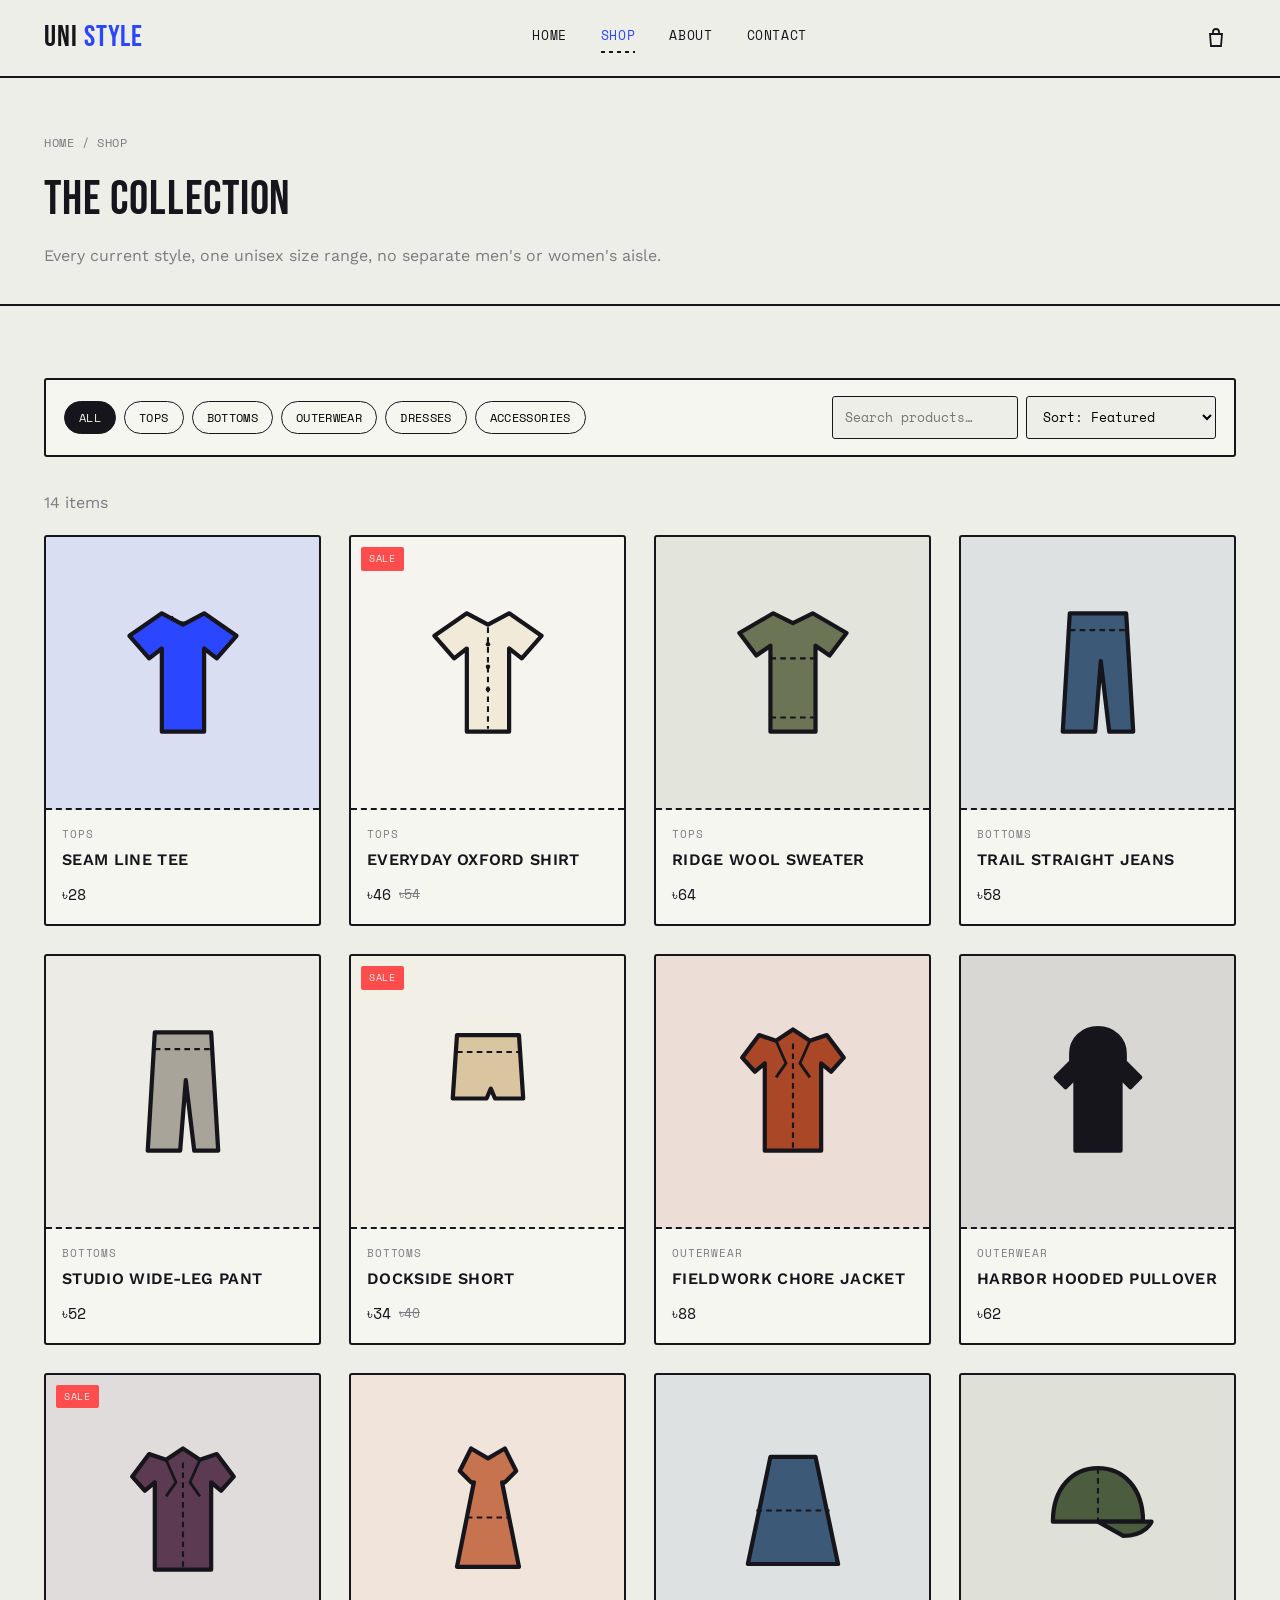
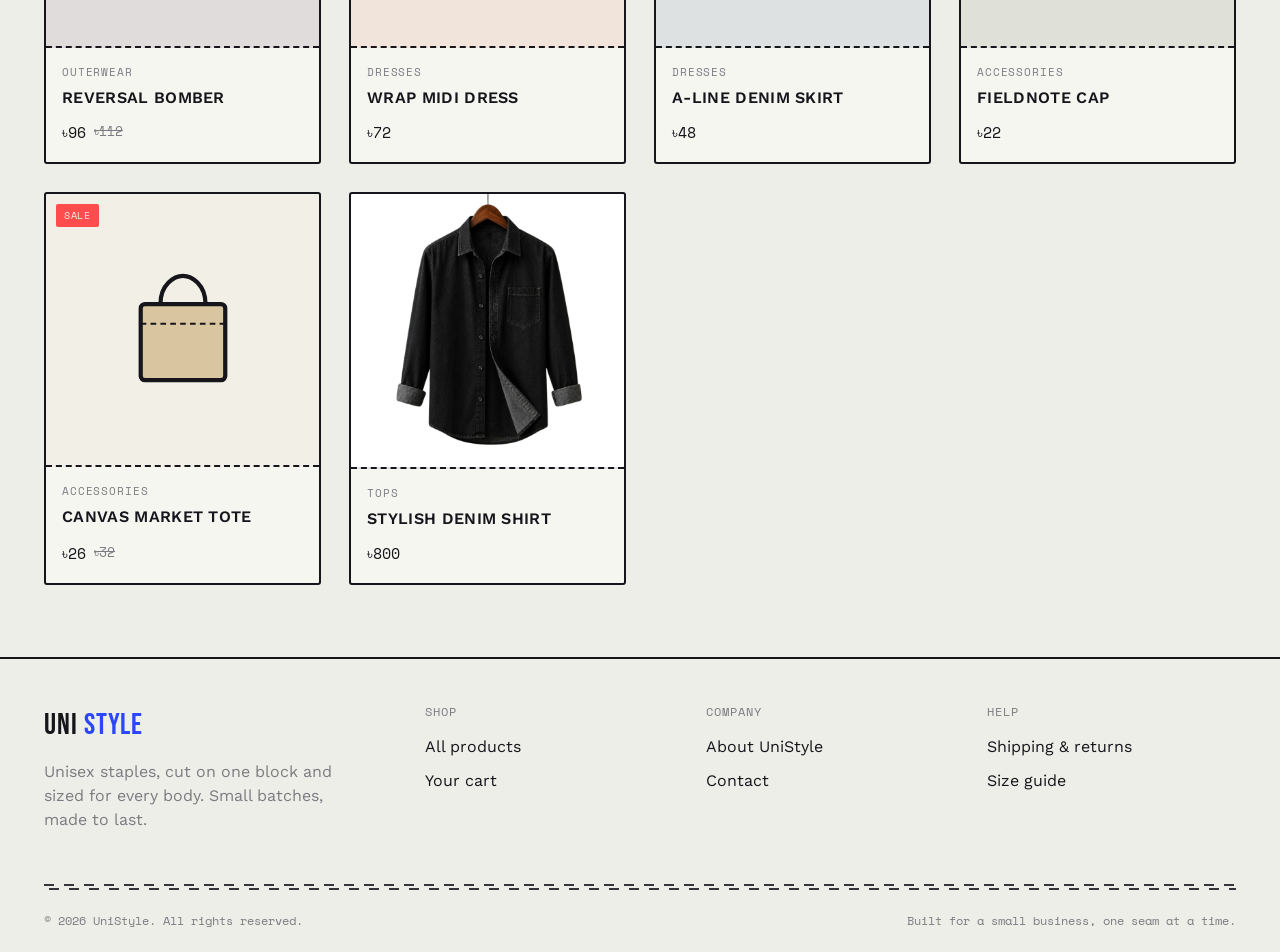
<file: shop.html>
<!DOCTYPE html>
<html lang="en">
<head>
<meta charset="UTF-8">
<meta name="viewport" content="width=device-width, initial-scale=1.0">
<title>Shop — UniStyle</title>
<link rel="preconnect" href="https://fonts.googleapis.com">
<link href="https://fonts.googleapis.com/css2?family=Bebas+Neue&family=Work+Sans:wght@400;500;600;700&family=Space+Mono:wght@400;700&display=swap" rel="stylesheet">
<link rel="stylesheet" href="css/style.css">
</head>
<body>

<header class="site-header">
  <div class="wrap">
    <a href="index.html" class="logo">UNI<span>STYLE</span></a>
    <nav class="nav-links" id="navLinks">
      <a href="index.html" data-page="index.html">Home</a>
      <a href="shop.html" data-page="shop.html">Shop</a>
      <a href="about.html" data-page="about.html">About</a>
      <a href="contact.html" data-page="contact.html">Contact</a>
    </nav>
    <div class="header-actions">
      <a href="cart.html" class="icon-btn" aria-label="Cart">
        <svg width="24" height="24" viewBox="0 0 24 24" fill="none" stroke="#16151c" stroke-width="1.8"><path d="M6 8h12l-1 12H7L6 8Z"/><path d="M9 8V6a3 3 0 0 1 6 0v2"/></svg>
        <span class="cart-count" data-cart-count>0</span>
      </a>
      <button class="menu-toggle" aria-label="Menu" aria-expanded="false" onclick="document.getElementById('navLinks').classList.toggle('open')">
        <span></span><span></span><span></span>
      </button>
    </div>
  </div>
</header>

<div class="page-head">
  <div class="wrap">
    <p class="breadcrumb"><a href="index.html">Home</a> / Shop</p>
    <h1>The collection</h1>
    <p class="muted">Every current style, one unisex size range, no separate men's or women's aisle.</p>
  </div>
</div>

<section>
  <div class="wrap">
    <div class="filter-bar">
      <div class="filter-group" id="categoryChips">
        <button class="chip active" data-category="All">All</button>
      </div>
      <div class="filter-group">
        <input type="search" id="searchInput" class="search-input" placeholder="Search products…" aria-label="Search products">
        <select id="sortSelect" class="select" aria-label="Sort products">
          <option value="default">Sort: Featured</option>
          <option value="price-asc">Price: Low to High</option>
          <option value="price-desc">Price: High to Low</option>
          <option value="name-asc">Name: A–Z</option>
        </select>
      </div>
    </div>
    <p class="muted" id="resultCount" style="margin-bottom:20px;"></p>
    <div class="grid" id="productGrid"></div>
    <p class="center muted" id="emptyMsg" style="display:none;padding:60px 0;">No products match your filters — try clearing the search or picking another category.</p>
  </div>
</section>

<footer class="site-footer">
  <div class="wrap">
    <div class="footer-grid">
      <div>
        <a href="index.html" class="logo">UNI<span>STYLE</span></a>
        <p class="muted" style="margin-top:12px;max-width:32ch;">Unisex staples, cut on one block and sized for every body. Small batches, made to last.</p>
      </div>
      <div>
        <h4>Shop</h4>
        <ul><li><a href="shop.html">All products</a></li><li><a href="cart.html">Your cart</a></li></ul>
      </div>
      <div>
        <h4>Company</h4>
        <ul><li><a href="about.html">About UniStyle</a></li><li><a href="contact.html">Contact</a></li></ul>
      </div>
      <div>
        <h4>Help</h4>
        <ul><li><a href="contact.html">Shipping &amp; returns</a></li><li><a href="contact.html">Size guide</a></li></ul>
      </div>
    </div>
    <div class="stitch"></div>
    <div class="footer-bottom">
      <span>© <span data-year></span> UniStyle. All rights reserved.</span>
      <span>Built for a small business, one seam at a time.</span>
    </div>
  </div>
</footer>

<script src="js/products.js"></script>
<script src="js/cart.js"></script>
<script src="js/main.js"></script>
<script>
  const params = new URLSearchParams(location.search);
  let state = {
    category: params.get("category") || "All",
    search: "",
    sort: "default"
  };

  const chipsEl = document.getElementById("categoryChips");
  getCategories().forEach(c => {
    const btn = document.createElement("button");
    btn.className = "chip" + (state.category === c ? " active" : "");
    btn.dataset.category = c;
    btn.textContent = c;
    chipsEl.appendChild(btn);
  });
  if(state.category !== "All"){
    chipsEl.querySelector('[data-category="All"]').classList.remove("active");
  }

  chipsEl.addEventListener("click", e => {
    const btn = e.target.closest(".chip");
    if(!btn) return;
    state.category = btn.dataset.category;
    chipsEl.querySelectorAll(".chip").forEach(c => c.classList.remove("active"));
    btn.classList.add("active");
    render();
  });

  document.getElementById("searchInput").addEventListener("input", e => {
    state.search = e.target.value.trim().toLowerCase();
    render();
  });
  document.getElementById("sortSelect").addEventListener("change", e => {
    state.sort = e.target.value;
    render();
  });

  function productCard(p){
    const onSale = p.oldPrice ? `<span class="tag-badge tag-badge--sale">Sale</span>` : (!p.stock ? `<span class="tag-badge">Sold out</span>` : "");
    const priceHtml = p.oldPrice
      ? `${formatPrice(p.price)} <span class="old">${formatPrice(p.oldPrice)}</span>`
      : formatPrice(p.price);
    return `
      <div class="card">
        <a href="product.html?id=${p.id}" class="card-media" style="background:${p.swatch}22;">
          ${onSale}
          ${getGarmentSVG(p.icon, p.swatch, p.image)}
        </a>
        <div class="card-body">
          <span class="card-cat">${p.category}</span>
          <a href="product.html?id=${p.id}"><h3 class="card-name">${p.name}</h3></a>
          <div class="card-price">${priceHtml}</div>
        </div>
      </div>`;
  }

  function render(){
    let list = PRODUCTS.filter(p => state.category === "All" || p.category === state.category);
    if(state.search){
      list = list.filter(p => p.name.toLowerCase().includes(state.search) || p.category.toLowerCase().includes(state.search));
    }
    if(state.sort === "price-asc") list = [...list].sort((a,b) => a.price - b.price);
    if(state.sort === "price-desc") list = [...list].sort((a,b) => b.price - a.price);
    if(state.sort === "name-asc") list = [...list].sort((a,b) => a.name.localeCompare(b.name));

    document.getElementById("resultCount").textContent = `${list.length} item${list.length === 1 ? "" : "s"}`;
    document.getElementById("productGrid").innerHTML = list.map(productCard).join("");
    document.getElementById("productGrid").style.display = list.length ? "grid" : "none";
    document.getElementById("emptyMsg").style.display = list.length ? "none" : "block";
  }

  render();
</script>
</body>
</html>
</file>
<file: css/style.css>
/* =========================================================
   UNISTYLE — design tokens
   Palette: ink / paper / cobalt (signal) / thread-red (sale)
   Type: Bebas Neue (display) / Work Sans (body) / Space Mono (tags)
   Signature motif: the "double stitch" seam divider
   ========================================================= */
:root{
  --ink: #16151c;
  --ink-soft: #35333f;
  --paper: #edeee7;
  --paper-dim: #e2e3d9;
  --paper-card: #f6f6f1;
  --cobalt: #2b46ff;
  --cobalt-dim: #dde2ff;
  --thread: #ff4d4d;
  --gray: #7c7b82;
  --line: rgba(22,21,28,0.16);
  --success: #1f9d55;
  --radius: 3px;
  --font-display: 'Bebas Neue', Impact, sans-serif;
  --font-body: 'Work Sans', -apple-system, sans-serif;
  --font-mono: 'Space Mono', monospace;
  --maxw: 1240px;
}

*{box-sizing:border-box;}
html{scroll-behavior:smooth;}
body{
  margin:0;
  background:var(--paper);
  color:var(--ink);
  font-family:var(--font-body);
  font-size:16px;
  line-height:1.5;
  -webkit-font-smoothing:antialiased;
}
img,svg{display:block;max-width:100%;}
a{color:inherit;text-decoration:none;}
ul{list-style:none;margin:0;padding:0;}
button{font-family:inherit;cursor:pointer;}
input,select,textarea{font-family:inherit;font-size:1rem;}
h1,h2,h3,h4{font-family:var(--font-display);font-weight:400;letter-spacing:.02em;margin:0 0 .3em;text-transform:uppercase;}
p{margin:0 0 1em;}
.wrap{max-width:var(--maxw);margin:0 auto;padding:0 24px;}

:focus-visible{outline:3px solid var(--cobalt);outline-offset:2px;}

@media (prefers-reduced-motion: reduce){
  *{animation-duration:.001ms !important;transition-duration:.001ms !important;}
}

/* ---------- stitch motif ---------- */
.stitch{
  border:none;
  height:6px;
  margin:0;
  background-image:
    repeating-linear-gradient(90deg, var(--ink) 0 10px, transparent 10px 20px),
    repeating-linear-gradient(90deg, transparent 0 5px, var(--ink) 5px 15px, transparent 15px 20px);
  background-size:100% 2px;
  background-position:0 0, 0 4px;
  background-repeat:repeat-x;
  opacity:.85;
}
.stitch--light{filter:invert(1);opacity:.55;}

.eyebrow{
  font-family:var(--font-mono);
  font-size:.72rem;
  letter-spacing:.14em;
  text-transform:uppercase;
  color:var(--gray);
  display:flex;
  align-items:center;
  gap:8px;
}
.eyebrow::before{content:"";width:16px;height:1px;background:var(--ink);display:inline-block;}

/* ---------- buttons ---------- */
.btn{
  display:inline-flex;
  align-items:center;
  justify-content:center;
  gap:8px;
  padding:14px 26px;
  border:2px solid var(--ink);
  background:var(--ink);
  color:var(--paper);
  font-family:var(--font-mono);
  font-size:.82rem;
  letter-spacing:.06em;
  text-transform:uppercase;
  border-radius:var(--radius);
  transition:transform .15s ease, background .15s ease, color .15s ease;
}
.btn:hover{background:var(--cobalt);border-color:var(--cobalt);color:#fff;transform:translateY(-2px);}
.btn:active{transform:translateY(0);}
.btn--ghost{background:transparent;color:var(--ink);}
.btn--ghost:hover{background:var(--ink);color:var(--paper);}
.btn--block{width:100%;}
.btn[disabled]{opacity:.4;cursor:not-allowed;transform:none;}
.btn[disabled]:hover{background:var(--ink);border-color:var(--ink);color:var(--paper);}

/* ---------- header ---------- */
.site-header{
  position:sticky;top:0;z-index:50;
  background:var(--paper);
  border-bottom:2px solid var(--ink);
}
.site-header .wrap{
  display:flex;align-items:center;justify-content:space-between;
  height:76px;
}
.logo{
  font-family:var(--font-display);
  font-size:1.9rem;
  letter-spacing:.03em;
  display:flex;align-items:baseline;gap:6px;
}
.logo span{color:var(--cobalt);}
.nav-links{display:flex;gap:34px;font-family:var(--font-mono);font-size:.8rem;letter-spacing:.05em;text-transform:uppercase;}
.nav-links a{position:relative;padding-bottom:4px;}
.nav-links a::after{
  content:"";position:absolute;left:0;bottom:-3px;width:100%;height:2px;
  background-image:repeating-linear-gradient(90deg, var(--ink) 0 4px, transparent 4px 8px);
  transform:scaleX(0);transform-origin:left;transition:transform .2s ease;
}
.nav-links a:hover::after,.nav-links a.active::after{transform:scaleX(1);}
.nav-links a.active{color:var(--cobalt);}
.header-actions{display:flex;align-items:center;gap:18px;}
.icon-btn{position:relative;display:flex;align-items:center;justify-content:center;width:40px;height:40px;}
.cart-count{
  position:absolute;top:-2px;right:-4px;
  background:var(--thread);color:#fff;
  font-family:var(--font-mono);font-size:.65rem;
  min-width:18px;height:18px;border-radius:50%;
  display:flex;align-items:center;justify-content:center;padding:0 2px;
}
.menu-toggle{display:none;background:none;border:none;padding:6px;}
.menu-toggle span{display:block;width:24px;height:2px;background:var(--ink);margin:5px 0;}

@media (max-width:820px){
  .nav-links{
    position:fixed;inset:76px 0 0 0;background:var(--paper);
    flex-direction:column;padding:32px 24px;gap:0;
    transform:translateX(100%);transition:transform .25s ease;
    font-size:1.1rem;
  }
  .nav-links.open{transform:translateX(0);}
  .nav-links a{padding:16px 0;border-bottom:1px solid var(--line);width:100%;}
  .menu-toggle{display:block;}
}

/* ---------- hero ---------- */
.hero{
  border-bottom:2px solid var(--ink);
  background:
    linear-gradient(115deg, var(--paper) 0 58%, var(--ink) 58% 100%);
  overflow:hidden;
}
.hero .wrap{
  display:grid;grid-template-columns:1.1fr .9fr;gap:40px;
  padding-top:64px;padding-bottom:0;
  align-items:end;
}
.hero-copy{padding-bottom:56px;}
.hero-copy h1{
  font-size:clamp(3.2rem,7vw,5.6rem);
  line-height:.92;
  margin:14px 0 22px;
}
.hero-copy h1 em{font-style:normal;color:var(--cobalt);}
.hero-copy p{max-width:420px;color:var(--ink-soft);font-size:1.05rem;}
.hero-cta{display:flex;gap:14px;margin-top:8px;flex-wrap:wrap;}
.hero-visual{
  position:relative;height:420px;color:var(--paper);
  display:flex;align-items:flex-end;justify-content:center;
  padding-bottom:24px;
}
.hero-visual svg{width:78%;height:auto;}
.hero-tag{
  position:absolute;top:28px;right:8px;
  font-family:var(--font-mono);font-size:.7rem;color:var(--paper);
  border:1px dashed var(--paper);border-radius:50%;
  width:96px;height:96px;display:flex;align-items:center;justify-content:center;
  text-align:center;text-transform:uppercase;letter-spacing:.05em;
}

.marquee{
  background:var(--ink);color:var(--paper);
  overflow:hidden;white-space:nowrap;border-bottom:2px solid var(--ink);
}
.marquee div{
  display:inline-block;padding:10px 0;
  font-family:var(--font-mono);font-size:.78rem;letter-spacing:.1em;text-transform:uppercase;
  animation:scroll 26s linear infinite;
}
.marquee span{margin:0 28px;}
@keyframes scroll{from{transform:translateX(0);}to{transform:translateX(-50%);}}

/* ---------- sections ---------- */
section{padding:72px 0;}
.section-head{
  display:flex;justify-content:space-between;align-items:flex-end;
  margin-bottom:34px;gap:20px;flex-wrap:wrap;
}
.section-head h2{font-size:2.4rem;margin:6px 0 0;}

/* ---------- product grid / cards ---------- */
.grid{
  display:grid;grid-template-columns:repeat(4,1fr);gap:28px;
}
@media (max-width:980px){.grid{grid-template-columns:repeat(2,1fr);}}
@media (max-width:560px){.grid{grid-template-columns:1fr;}}

.card{
  background:var(--paper-card);
  border:2px solid var(--ink);
  border-radius:var(--radius);
  overflow:hidden;
  display:flex;flex-direction:column;
  transition:transform .18s ease, box-shadow .18s ease;
}
.card:hover{transform:translateY(-5px);box-shadow:6px 6px 0 var(--ink);}
.card-media{
  aspect-ratio:1/1;display:flex;align-items:center;justify-content:center;
  position:relative;border-bottom:2px dashed var(--ink);
}
.card-media svg{width:52%;height:52%;}
.tag-badge{
  position:absolute;top:10px;left:10px;
  background:var(--ink);color:var(--paper);
  font-family:var(--font-mono);font-size:.65rem;letter-spacing:.06em;
  padding:4px 8px;border-radius:2px;text-transform:uppercase;
}
.tag-badge--sale{background:var(--thread);}
.card-body{padding:16px 16px 18px;display:flex;flex-direction:column;gap:6px;flex:1;}
.card-cat{font-family:var(--font-mono);font-size:.68rem;color:var(--gray);text-transform:uppercase;letter-spacing:.08em;}
.card-name{font-family:var(--font-body);font-weight:600;font-size:1rem;}
.card-price{font-family:var(--font-mono);font-size:.95rem;margin-top:auto;display:flex;gap:8px;align-items:center;}
.card-price .old{color:var(--gray);text-decoration:line-through;font-size:.82rem;}
.card-link{padding:0 16px 16px;}

/* ---------- filters bar ---------- */
.filter-bar{
  display:flex;flex-wrap:wrap;gap:12px;align-items:center;justify-content:space-between;
  border:2px solid var(--ink);border-radius:var(--radius);
  padding:16px 18px;margin-bottom:34px;background:var(--paper-card);
}
.filter-group{display:flex;gap:8px;flex-wrap:wrap;}
.chip{
  border:1.5px solid var(--ink);border-radius:20px;padding:7px 14px;
  font-family:var(--font-mono);font-size:.74rem;letter-spacing:.03em;text-transform:uppercase;
  background:transparent;
}
.chip.active{background:var(--ink);color:var(--paper);}
.search-input, select.select{
  border:1.5px solid var(--ink);border-radius:var(--radius);padding:10px 12px;
  background:var(--paper);font-family:var(--font-mono);font-size:.8rem;
}

/* ---------- product detail ---------- */
.product-detail{display:grid;grid-template-columns:1fr 1fr;gap:56px;}
@media (max-width:860px){.product-detail{grid-template-columns:1fr;gap:32px;}}
.pd-media{
  border:2px solid var(--ink);border-radius:var(--radius);
  aspect-ratio:1/1;display:flex;align-items:center;justify-content:center;
  position:relative;
}
.pd-media svg{width:55%;height:55%;}
.pd-cat{font-family:var(--font-mono);font-size:.78rem;color:var(--gray);text-transform:uppercase;letter-spacing:.1em;}
.pd-title{font-size:2.6rem;margin:6px 0 10px;}
.pd-price{font-family:var(--font-mono);font-size:1.4rem;margin-bottom:18px;}
.pd-desc{color:var(--ink-soft);max-width:46ch;}
.option-block{margin:22px 0;}
.option-label{font-family:var(--font-mono);font-size:.72rem;text-transform:uppercase;letter-spacing:.08em;color:var(--gray);margin-bottom:10px;display:block;}
.size-row{display:flex;gap:10px;flex-wrap:wrap;}
.size-btn{
  border:1.5px solid var(--ink);border-radius:var(--radius);
  width:48px;height:44px;display:flex;align-items:center;justify-content:center;
  font-family:var(--font-mono);font-size:.85rem;background:transparent;
}
.size-btn.active{background:var(--ink);color:var(--paper);}
.size-btn[disabled]{opacity:.3;text-decoration:line-through;cursor:not-allowed;}
.qty-row{display:flex;align-items:center;border:1.5px solid var(--ink);border-radius:var(--radius);width:fit-content;}
.qty-row button{width:38px;height:42px;background:none;border:none;font-size:1.1rem;}
.qty-row input{width:44px;border:none;background:none;text-align:center;font-family:var(--font-mono);}
.pd-actions{display:flex;gap:14px;margin-top:26px;flex-wrap:wrap;}
.stock-note{font-family:var(--font-mono);font-size:.78rem;color:var(--success);margin-top:14px;display:flex;align-items:center;gap:6px;}
.stock-note::before{content:"";width:8px;height:8px;border-radius:50%;background:var(--success);display:inline-block;}

/* ---------- cart ---------- */
.cart-layout{display:grid;grid-template-columns:1.6fr 1fr;gap:40px;align-items:start;}
@media (max-width:860px){.cart-layout{grid-template-columns:1fr;}}
.cart-item{
  display:grid;grid-template-columns:88px 1fr auto auto;gap:18px;align-items:center;
  padding:18px 0;border-bottom:1.5px dashed var(--line);
}
.cart-item-media{
  width:88px;height:88px;border:2px solid var(--ink);border-radius:var(--radius);
  display:flex;align-items:center;justify-content:center;background:var(--paper-card);
}
.cart-item-media svg{width:60%;}
.cart-item-name{font-weight:600;}
.cart-item-meta{font-family:var(--font-mono);font-size:.76rem;color:var(--gray);margin-top:4px;}
.cart-item-price{font-family:var(--font-mono);font-weight:700;text-align:right;}
.remove-link{font-family:var(--font-mono);font-size:.72rem;color:var(--thread);text-decoration:underline;margin-top:6px;display:inline-block;background:none;border:none;padding:0;}
.summary-box{
  border:2px solid var(--ink);border-radius:var(--radius);padding:26px;background:var(--paper-card);
}
.summary-row{display:flex;justify-content:space-between;font-family:var(--font-mono);font-size:.9rem;margin-bottom:12px;}
.summary-row.total{font-size:1.15rem;font-weight:700;padding-top:14px;border-top:2px dashed var(--ink);margin-top:14px;}
.empty-state{text-align:center;padding:80px 20px;}
.empty-state svg{width:120px;margin:0 auto 20px;}

/* ---------- forms ---------- */
.form-grid{display:grid;grid-template-columns:1fr 1fr;gap:18px;}
@media (max-width:640px){.form-grid{grid-template-columns:1fr;}}
.field{display:flex;flex-direction:column;gap:6px;}
.field.full{grid-column:1 / -1;}
.field label{font-family:var(--font-mono);font-size:.72rem;text-transform:uppercase;letter-spacing:.06em;color:var(--gray);}
.field input,.field textarea,.field select{
  border:1.5px solid var(--ink);border-radius:var(--radius);padding:12px 14px;background:var(--paper);
}
.field input:focus,.field textarea:focus{border-color:var(--cobalt);}
.checkout-layout{display:grid;grid-template-columns:1.4fr 1fr;gap:44px;align-items:start;}
@media (max-width:900px){.checkout-layout{grid-template-columns:1fr;}}

.confirm-box{text-align:center;padding:60px 20px;border:2px solid var(--ink);border-radius:var(--radius);background:var(--paper-card);}
.confirm-box svg{width:70px;margin:0 auto 18px;}
.order-id{font-family:var(--font-mono);background:var(--ink);color:var(--paper);display:inline-block;padding:6px 14px;border-radius:20px;margin:12px 0 20px;}

/* ---------- misc content blocks ---------- */
.split{display:grid;grid-template-columns:1fr 1fr;gap:56px;align-items:center;}
@media (max-width:860px){.split{grid-template-columns:1fr;}}
.value-grid{display:grid;grid-template-columns:repeat(3,1fr);gap:24px;}
@media (max-width:780px){.value-grid{grid-template-columns:1fr;}}
.value-card{border:2px solid var(--ink);border-radius:var(--radius);padding:26px;background:var(--paper-card);}
.value-card .num{font-family:var(--font-mono);color:var(--cobalt);font-size:.85rem;}

.badge-strip{display:flex;gap:28px;flex-wrap:wrap;justify-content:center;padding:26px 0;border-top:2px solid var(--ink);border-bottom:2px solid var(--ink);font-family:var(--font-mono);font-size:.78rem;text-transform:uppercase;letter-spacing:.06em;}
.badge-strip div{display:flex;align-items:center;gap:8px;}

.newsletter{background:var(--ink);color:var(--paper);}
.newsletter .wrap{display:flex;justify-content:space-between;align-items:center;gap:24px;flex-wrap:wrap;padding:56px 24px;}
.newsletter h2{margin:0;font-size:2rem;}
.newsletter form{display:flex;gap:0;border:2px solid var(--paper);border-radius:var(--radius);overflow:hidden;}
.newsletter input{border:none;background:transparent;color:var(--paper);padding:14px 16px;width:240px;}
.newsletter input::placeholder{color:rgba(237,238,231,.6);}
.newsletter button{border:none;background:var(--cobalt);color:#fff;padding:0 20px;font-family:var(--font-mono);text-transform:uppercase;font-size:.8rem;}

/* ---------- footer ---------- */
.site-footer{border-top:2px solid var(--ink);padding-top:44px;}
.footer-grid{display:grid;grid-template-columns:1.4fr 1fr 1fr 1fr;gap:32px;padding-bottom:36px;}
@media (max-width:780px){.footer-grid{grid-template-columns:1fr 1fr;}}
.footer-grid h4{font-family:var(--font-mono);font-size:.75rem;letter-spacing:.08em;text-transform:uppercase;color:var(--gray);margin-bottom:14px;}
.footer-grid ul li{margin-bottom:10px;}
.footer-grid ul a:hover{color:var(--cobalt);}
.footer-bottom{display:flex;justify-content:space-between;padding:22px 0;font-family:var(--font-mono);font-size:.74rem;color:var(--gray);flex-wrap:wrap;gap:10px;}

/* ---------- toast ---------- */
.toast{
  position:fixed;bottom:26px;left:50%;transform:translate(-50%,20px);
  background:var(--ink);color:var(--paper);padding:14px 22px;border-radius:var(--radius);
  font-family:var(--font-mono);font-size:.82rem;display:flex;align-items:center;gap:10px;
  opacity:0;pointer-events:none;transition:all .25s ease;z-index:100;border:1px dashed var(--paper);
}
.toast.show{opacity:1;transform:translate(-50%,0);}

/* ---------- utility ---------- */
.center{text-align:center;}
.mt-0{margin-top:0;}
.muted{color:var(--gray);}
.page-head{padding:56px 0 20px;border-bottom:2px solid var(--ink);}
.page-head h1{font-size:3rem;margin-bottom:8px;}
.breadcrumb{font-family:var(--font-mono);font-size:.75rem;color:var(--gray);text-transform:uppercase;letter-spacing:.05em;}
.breadcrumb a:hover{color:var(--cobalt);}
</file>
